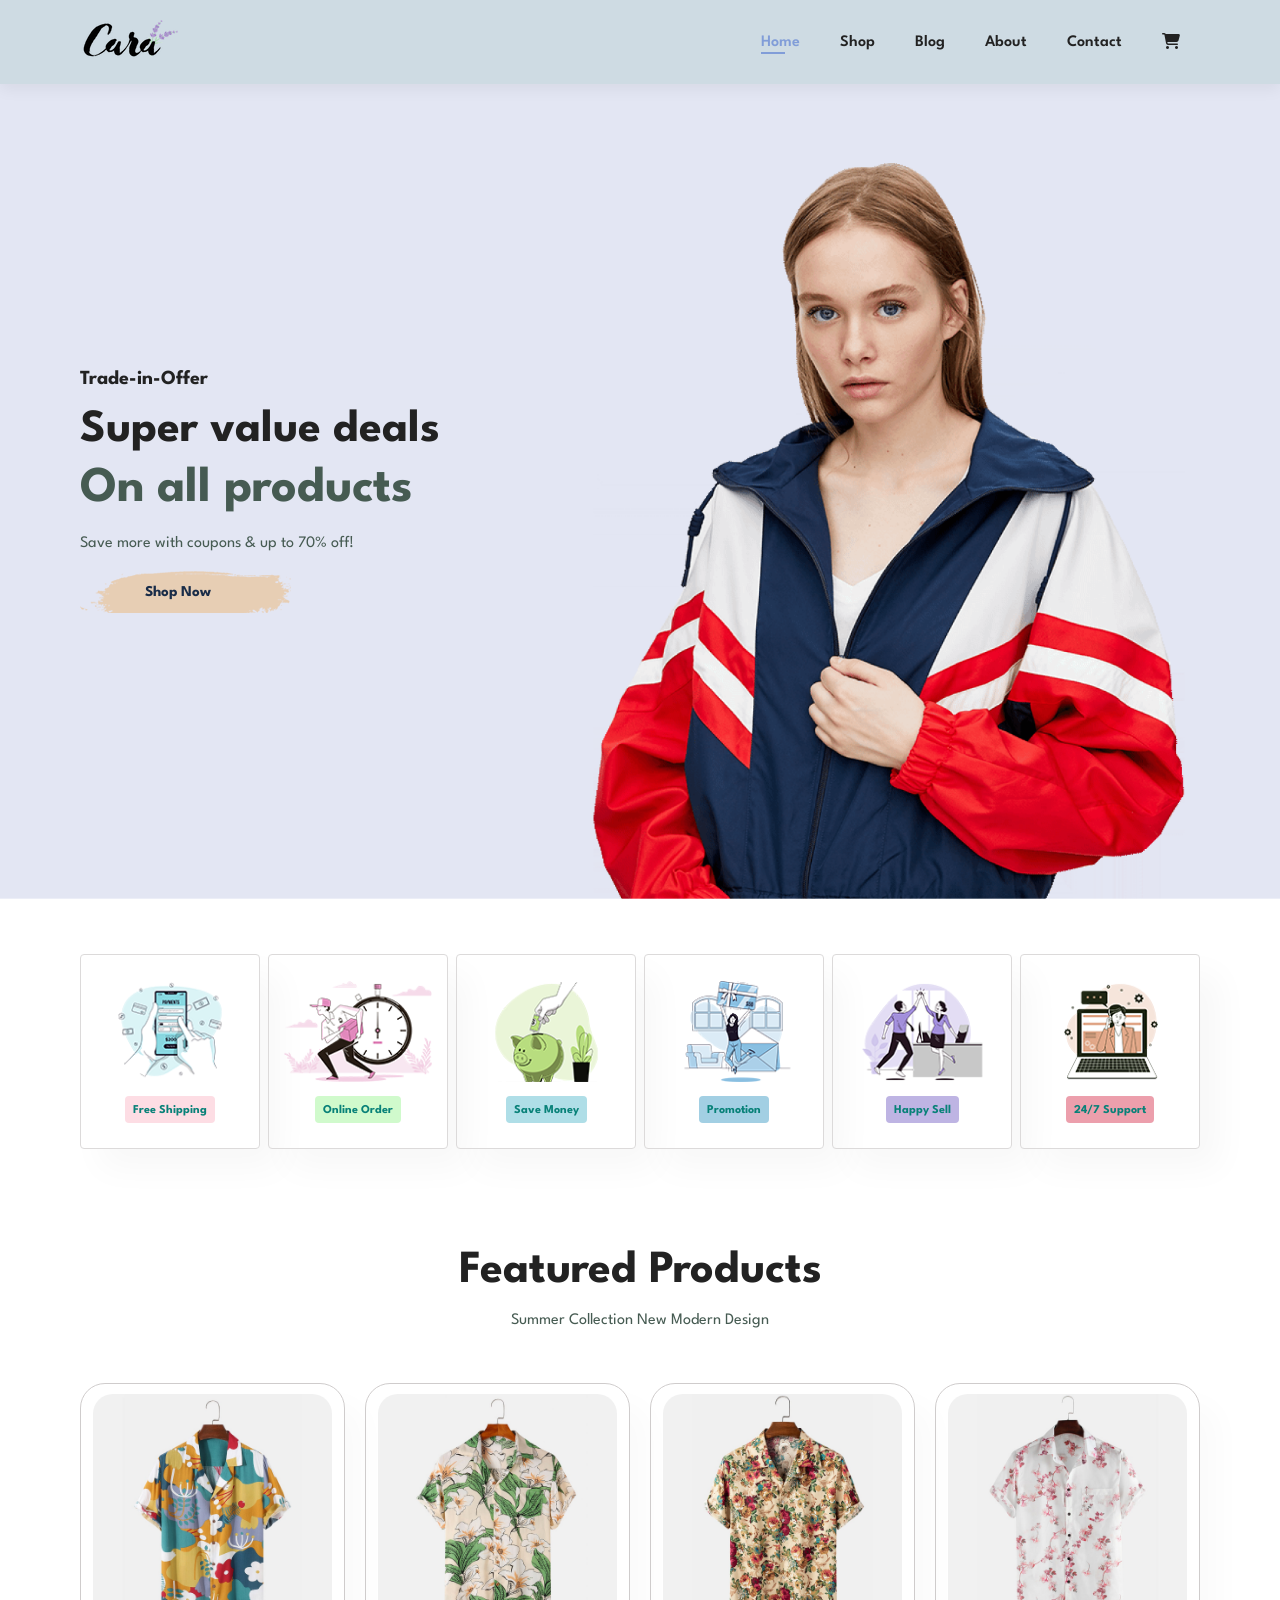
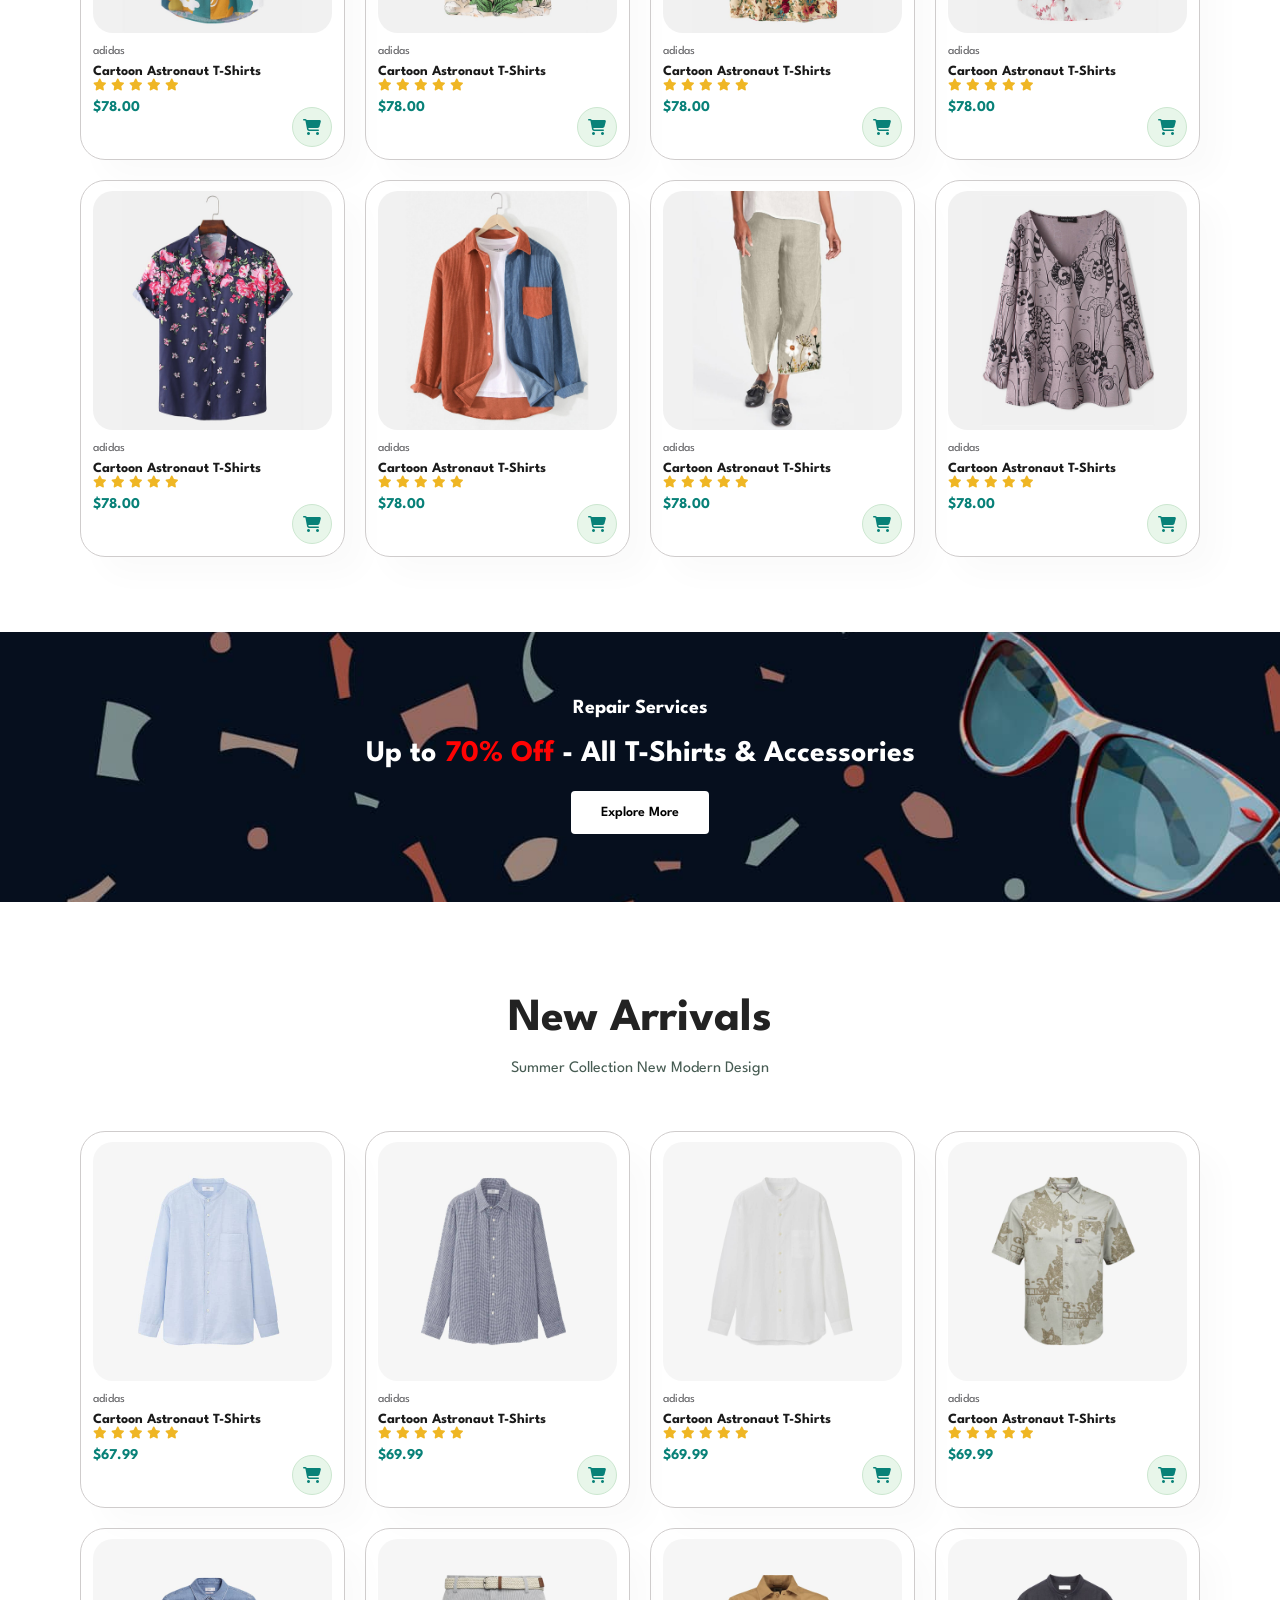
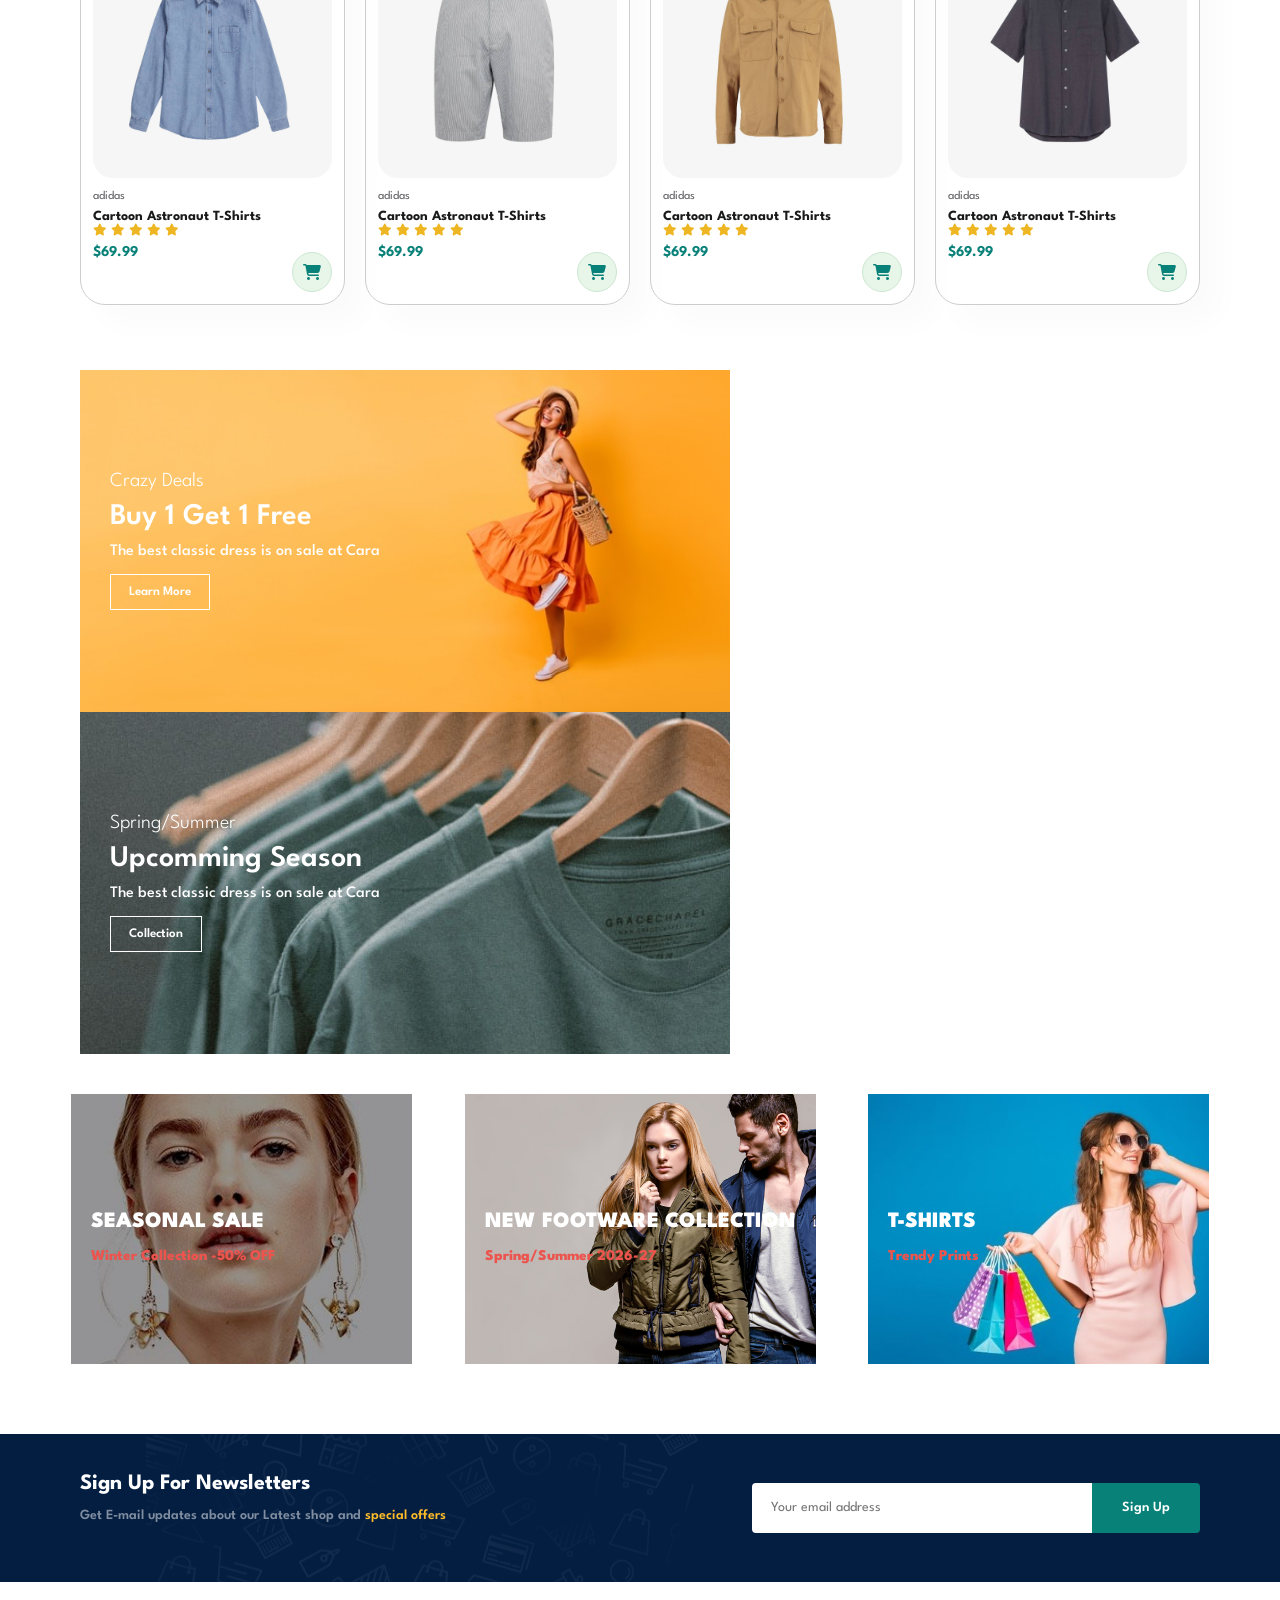
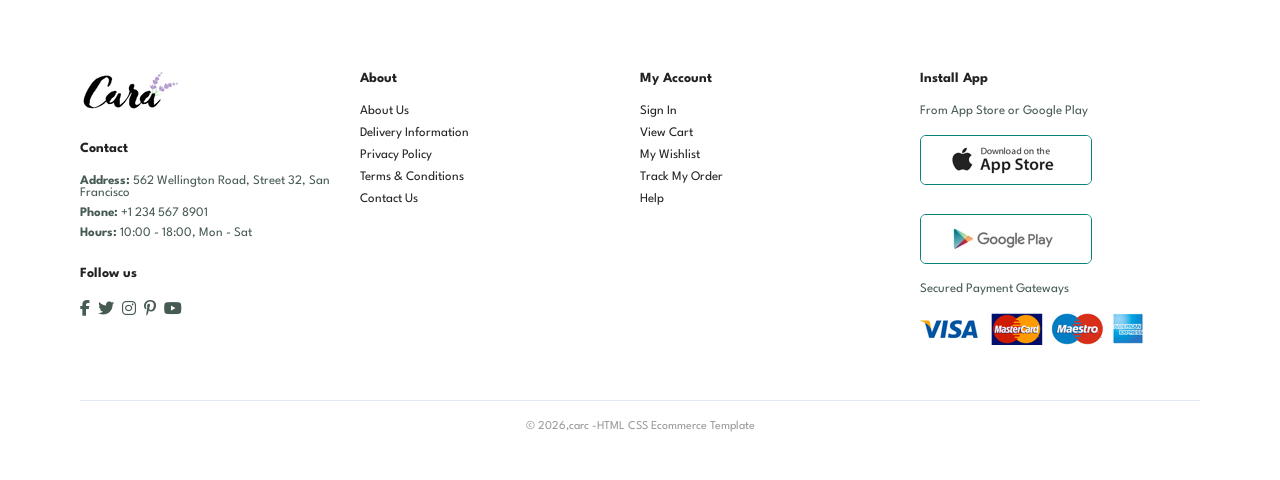
<file: index.html>
<!DOCTYPE html>
<html lang="en">

    <head>
        <meta charset="UTF-8">
        <meta http-equiv="X-UA-Compatible" content="IE=edge">
        <meta name="viewport" content="width=device-width, initial-scale=1.0">
        <title> Ecommerce Tutorial</title>
        <link rel="stylesheet" href="https://cdnjs.cloudflare.com/ajax/libs/font-awesome/6.4.2/css/all.min.css" />

        <link rel="stylesheet" href="style.css">
    </head>

    <body>    
            <section id="header">
                <a href="#"><img src="img/logo.png" class="logo" alt=""></a>
                 

                <div>
                    <ul id="navbar">
                        <li><a class="active" href="index.html">Home</a></li>
                        <li><a href="shop.html">Shop</a></li>
                        <li><a href="blog.html">Blog</a></li>
                        <li><a href="about.html">About</a></li>
                        <li><a href="contact.html">Contact</a></li>
                        <li id="lg-bag"><a href="cart.html"><i class="fas fa-shopping-cart"></i></a></li>
                        <a href="#" id="close"><i class="far fa-times"></i></a>
                    </ul>
                </div>    
                <div id="mobile">
                <a href="cart.html"><i class="fas fa-shopping-cart"></i></a>
                <i id="bar" class="fas fa-outdent"></i>
                </div>
            </section>

            <section id="hero">
                <h4>Trade-in-Offer</h4>
                <h2>Super value deals</h2>
                <h1>On all products</h1>
                <p>Save more with coupons & up to 70% off!</p>
                <button>Shop Now</button> 
            </section>

            <section id="feature" class="section-p1">
                <div class="fe-box">
                    <img src="img/features/f1.png" alt="">
                    <h6>Free Shipping</h6>
                </div>
                <div class="fe-box">
                    <img src="img/features/f2.png" alt="">
                    <h6>Online Order</h6>
                </div>
                <div class="fe-box">
                    <img src="img/features/f3.png" alt="">
                    <h6>Save Money</h6>
                </div>
                <div class="fe-box">
                    <img src="img/features/f4.png" alt="">
                    <h6>Promotion</h6>
                </div>
                <div class="fe-box">
                    <img src="img/features/f5.png" alt="">
                    <h6>Happy Sell</h6>
                </div>
                <div class="fe-box">
                    <img src="img/features/f6.png" alt="">
                    <h6>24/7 Support</h6>
                </div>
            </section>

            <section id="product1" class="section-p1">
                <h2>Featured Products</h2>
                <p>Summer Collection New Modern Design</p>
                <div class="pro-container">
                    <div class="pro">
                        <img src="img/products/f1.jpg" alt="">
                        <div class="des">
                            <span>adidas</span>
                            <h5>Cartoon Astronaut T-Shirts</h5>
                            <div class="star">
                                <i class="fas fa-star"></i>
                                <i class="fas fa-star"></i>
                                <i class="fas fa-star"></i>
                                <i class="fas fa-star"></i>
                                <i class="fas fa-star"></i>
                            </div>
                            <h4>$78.00</h4>
                        </div>
                        <a class="cart" href="#"><i class="fas fa-shopping-cart"></i></a>
                    </div>

                    <div class="pro">
                        <img src="img/products/f2.jpg" alt="">
                        <div class="des">
                            <span>adidas</span>
                            <h5>Cartoon Astronaut T-Shirts</h5>
                            <div class="star">
                                <i class="fas fa-star"></i>
                                <i class="fas fa-star"></i>
                                <i class="fas fa-star"></i>
                                <i class="fas fa-star"></i>
                                <i class="fas fa-star"></i>
                            </div>
                            <h4>$78.00</h4>
                        </div>
                        <a class="cart" href="#"><i class="fas fa-shopping-cart"></i></a>
                    </div>

                    <div class="pro">
                        <img src="img/products/f3.jpg" alt="">
                        <div class="des">
                            <span>adidas</span>
                            <h5>Cartoon Astronaut T-Shirts</h5>
                            <div class="star">
                                <i class="fas fa-star"></i>
                                <i class="fas fa-star"></i>
                                <i class="fas fa-star"></i>
                                <i class="fas fa-star"></i>
                                <i class="fas fa-star"></i>
                            </div>
                            <h4>$78.00</h4>
                        </div>
                        <a class="cart" href="#"><i class="fas fa-shopping-cart"></i></a>
                    </div>

                    <div class="pro">
                        <img src="img/products/f4.jpg" alt="">
                        <div class="des">
                            <span>adidas</span>
                            <h5>Cartoon Astronaut T-Shirts</h5>
                            <div class="star">
                                <i class="fas fa-star"></i>
                                <i class="fas fa-star"></i>
                                <i class="fas fa-star"></i>
                                <i class="fas fa-star"></i>
                                <i class="fas fa-star"></i>
                            </div>
                            <h4>$78.00</h4>
                        </div>
                        <a class="cart" href="#"><i class="fas fa-shopping-cart"></i></a>
                    </div>

                    <div class="pro">
                        <img src="img/products/f5.jpg" alt="">
                        <div class="des">
                            <span>adidas</span>
                            <h5>Cartoon Astronaut T-Shirts</h5>
                            <div class="star">
                                <i class="fas fa-star"></i>
                                <i class="fas fa-star"></i>
                                <i class="fas fa-star"></i>
                                <i class="fas fa-star"></i>
                                <i class="fas fa-star"></i>
                            </div>
                            <h4>$78.00</h4>
                        </div>
                        <a class="cart" href="#"><i class="fas fa-shopping-cart"></i></a>
                    </div>

                    <div class="pro">
                        <img src="img/products/f6.jpg" alt="">
                        <div class="des">
                            <span>adidas</span>
                            <h5>Cartoon Astronaut T-Shirts</h5>
                            <div class="star">
                                <i class="fas fa-star"></i>
                                <i class="fas fa-star"></i>
                                <i class="fas fa-star"></i>
                                <i class="fas fa-star"></i>
                                <i class="fas fa-star"></i>
                            </div>
                            <h4>$78.00</h4>
                        </div>
                        <a class="cart" href="#"><i class="fas fa-shopping-cart"></i></a>
                    </div>

                    <div class="pro">
                        <img src="img/products/f7.jpg" alt="">
                        <div class="des">
                            <span>adidas</span>
                            <h5>Cartoon Astronaut T-Shirts</h5>
                            <div class="star">
                                <i class="fas fa-star"></i>
                                <i class="fas fa-star"></i>
                                <i class="fas fa-star"></i>
                                <i class="fas fa-star"></i>
                                <i class="fas fa-star"></i>
                            </div>
                            <h4>$78.00</h4>
                        </div>
                        <a class="cart" href="#"><i class="fas fa-shopping-cart"></i></a>
                    </div>

                    <div class="pro">
                        <img src="img/products/f8.jpg" alt="">
                        <div class="des">
                            <span>adidas</span>
                            <h5>Cartoon Astronaut T-Shirts</h5>
                            <div class="star">
                                <i class="fas fa-star"></i>
                                <i class="fas fa-star"></i>
                                <i class="fas fa-star"></i>
                                <i class="fas fa-star"></i>
                                <i class="fas fa-star"></i>
                            </div>
                            <h4>$78.00</h4>
                        </div>
                        <a class="cart" href="#"><i class="fas fa-shopping-cart"></i></a>
                    </div>
                </div>
            </section>

            <section id="banner" class="section-m1">
                <h4>Repair Services</h4>
                <h2>Up to <span>70% Off</span> - All T-Shirts & Accessories</h2>
                <button class="normal">Explore More</button>
            </section>

            <section id="product1" class="section-p1">
                <h2>New Arrivals</h2>
                <p>Summer Collection New Modern Design</p>
                <div class="pro-container">
                    <div class="pro">
                        <img src="img/products/n1.jpg" alt="">
                        <div class="des">
                            <span>adidas</span>
                            <h5>Cartoon Astronaut T-Shirts</h5>
                            <div class="star">
                                <i class="fas fa-star"></i>
                                <i class="fas fa-star"></i>
                                <i class="fas fa-star"></i>
                                <i class="fas fa-star"></i>
                                <i class="fas fa-star"></i>
                            </div>
                            <h4>$67.99</h4>
                        </div>
                        <a class="cart" href="#"><i class="fas fa-shopping-cart"></i></a>
                    </div>

                    <div class="pro">
                        <img src="img/products/n2.jpg" alt="">
                        <div class="des">
                            <span>adidas</span>
                            <h5>Cartoon Astronaut T-Shirts</h5>
                            <div class="star">
                                <i class="fas fa-star"></i>
                                <i class="fas fa-star"></i>
                                <i class="fas fa-star"></i>
                                <i class="fas fa-star"></i>
                                <i class="fas fa-star"></i>
                            </div>
                            <h4>$69.99</h4>
                        </div>
                        <a class="cart" href="#"><i class="fas fa-shopping-cart"></i></a>
                    </div>

                    <div class="pro">
                        <img src="img/products/n3.jpg" alt="">
                        <div class="des">
                            <span>adidas</span>
                            <h5>Cartoon Astronaut T-Shirts</h5>
                            <div class="star">
                                <i class="fas fa-star"></i>
                                <i class="fas fa-star"></i>
                                <i class="fas fa-star"></i>
                                <i class="fas fa-star"></i>
                                <i class="fas fa-star"></i>
                            </div>
                            <h4>$69.99</h4>
                        </div>
                        <a class="cart" href="#"><i class="fas fa-shopping-cart"></i></a>
                    </div>

                    <div class="pro">
                        <img src="img/products/n4.jpg" alt="">
                        <div class="des">
                            <span>adidas</span>
                            <h5>Cartoon Astronaut T-Shirts</h5>
                            <div class="star">
                                <i class="fas fa-star"></i>
                                <i class="fas fa-star"></i>
                                <i class="fas fa-star"></i>
                                <i class="fas fa-star"></i>
                                <i class="fas fa-star"></i>
                            </div>
                            <h4>$69.99</h4>
                        </div>
                        <a class="cart" href="#"><i class="fas fa-shopping-cart"></i></a>
                    </div>

                    <div class="pro">
                        <img src="img/products/n5.jpg" alt="">
                        <div class="des">
                            <span>adidas</span>
                            <h5>Cartoon Astronaut T-Shirts</h5>
                            <div class="star">
                                <i class="fas fa-star"></i>
                                <i class="fas fa-star"></i>
                                <i class="fas fa-star"></i>
                                <i class="fas fa-star"></i>
                                <i class="fas fa-star"></i>
                            </div>
                            <h4>$69.99</h4>
                        </div>
                        <a class="cart" href="#"><i class="fas fa-shopping-cart"></i></a>
                    </div>

                    <div class="pro">
                        <img src="img/products/n6.jpg" alt="">
                        <div class="des">
                            <span>adidas</span>
                            <h5>Cartoon Astronaut T-Shirts</h5>
                            <div class="star">
                                <i class="fas fa-star"></i>
                                <i class="fas fa-star"></i>
                                <i class="fas fa-star"></i>
                                <i class="fas fa-star"></i>
                                <i class="fas fa-star"></i>
                            </div>
                            <h4>$69.99</h4>
                        </div>
                        <a class="cart" href="#"><i class="fas fa-shopping-cart"></i></a>
                    </div>

                    <div class="pro">
                        <img src="img/products/n7.jpg" alt="">
                        <div class="des">
                            <span>adidas</span>
                            <h5>Cartoon Astronaut T-Shirts</h5>
                            <div class="star">
                                <i class="fas fa-star"></i>
                                <i class="fas fa-star"></i>
                                <i class="fas fa-star"></i>
                                <i class="fas fa-star"></i>
                                <i class="fas fa-star"></i>
                            </div>
                            <h4>$69.99</h4>
                        </div>
                        <a class="cart" href="#"><i class="fas fa-shopping-cart"></i></a>
                    </div>

                    <div class="pro">
                        <img src="img/products/n8.jpg" alt="">
                        <div class="des">
                            <span>adidas</span>
                            <h5>Cartoon Astronaut T-Shirts</h5>
                            <div class="star">
                                <i class="fas fa-star"></i>
                                <i class="fas fa-star"></i>
                                <i class="fas fa-star"></i>
                                <i class="fas fa-star"></i>
                                <i class="fas fa-star"></i>
                            </div>
                            <h4>$69.99</h4>
                        </div>
                        <a class="cart" href="#"><i class="fas fa-shopping-cart"></i></a>
                    </div>
                </div>
            </section>

            <section id="sm-banner" class="section-p1">
                <div class="banner-box">
                    <h4>Crazy Deals</h4>
                    <h2>Buy 1 Get 1 Free</h2>
                    <span>The best classic dress is on sale at Cara</span>
                    <button class="white">Learn More</button>
                </div>

                <div class="banner-box banner-box2">
                    <h4>Spring/Summer</h4>
                    <h2>Upcomming Season</h2>
                    <span>The best classic dress is on sale at Cara</span>
                    <button class="white">Collection</button>
                </div>
            </section>

            <section id="banner3">
                <div class="banner-box">
                    <h2>SEASONAL SALE</h2>
                    <h3>Winter Collection -50% OFF</h3>
                </div>
                <div class="banner-box banner-box2">
                    <h2>NEW FOOTWARE COLLECTION</h2>
                    <h3>Spring/Summer 2026-27</h3>
                </div>
                <div class="banner-box banner-box3">
                    <h2>T-SHIRTS</h2>
                    <h3>Trendy Prints</h3>
                </div>
            </section>

            <section id="newsletter" class="section-p1 section-m1">
                <div class="newstext">
                    <h4>Sign Up For Newsletters</h4>
                    <p>Get E-mail updates about our Latest shop and <span>special offers</span></p>
                </div>
                <div class="form">
                    <input type="text" placeholder="Your email address">
                    <button class="normal">Sign Up</button>
                </div>
            </section>

            <footer id="footer" class="section-p1">
                <div class="col">
                    <img class="logo" src="img/logo.png" alt="">
                    <h4>Contact</h4>
                    <p><strong>Address: </strong>562 Wellington Road, Street 32, San Francisco</p>
                    <p><strong>Phone: </strong> +1 234 567 8901</p>
                    <p><strong>Hours: </strong> 10:00 - 18:00, Mon - Sat</p>
                    <div class="follow">
                        <h4>Follow us</h4>
                        <div class="icon">
                            <i class="fab fa-facebook-f"></i>
                            <i class="fab fa-twitter"></i>
                            <i class="fab fa-instagram"></i>
                            <i class="fab fa-pinterest-p"></i>
                            <i class="fab fa-youtube"></i>
                        </div>
                    </div>
                </div>

                <div class="col">
                    <h4>About</h4>
                    <a href="#">About Us</a>
                    <a href="#">Delivery Information</a>
                    <a href="#">Privacy Policy</a>
                    <a href="#">Terms & Conditions</a>
                    <a href="#">Contact Us</a>
                </div>

                <div class="col">
                    <h4>My Account</h4>
                    <a href="#">Sign In</a>
                    <a href="#">View Cart</a>
                    <a href="#">My Wishlist</a>
                    <a href="#">Track My Order</a>
                    <a href="#">Help</a>
                </div>

                <div class="col install">
                    <h4>Install App</h4>
                    <p>From App Store or Google Play</p>
                    <div class="row">
                        <img src="img/pay/app.jpg" alt="">
                        <img src="img/pay/play.jpg" alt="">
                    </div>
                    <p>Secured Payment Gateways</p>
                    <img src="img/pay/pay.png" alt="">
                </div>

                <div class="copyright">
                    <p>&copy; 2026,carc -HTML CSS Ecommerce Template</p>
                </div>

            </footer>




        <script src="script.js"></script>
    </body>

</html>
</file>
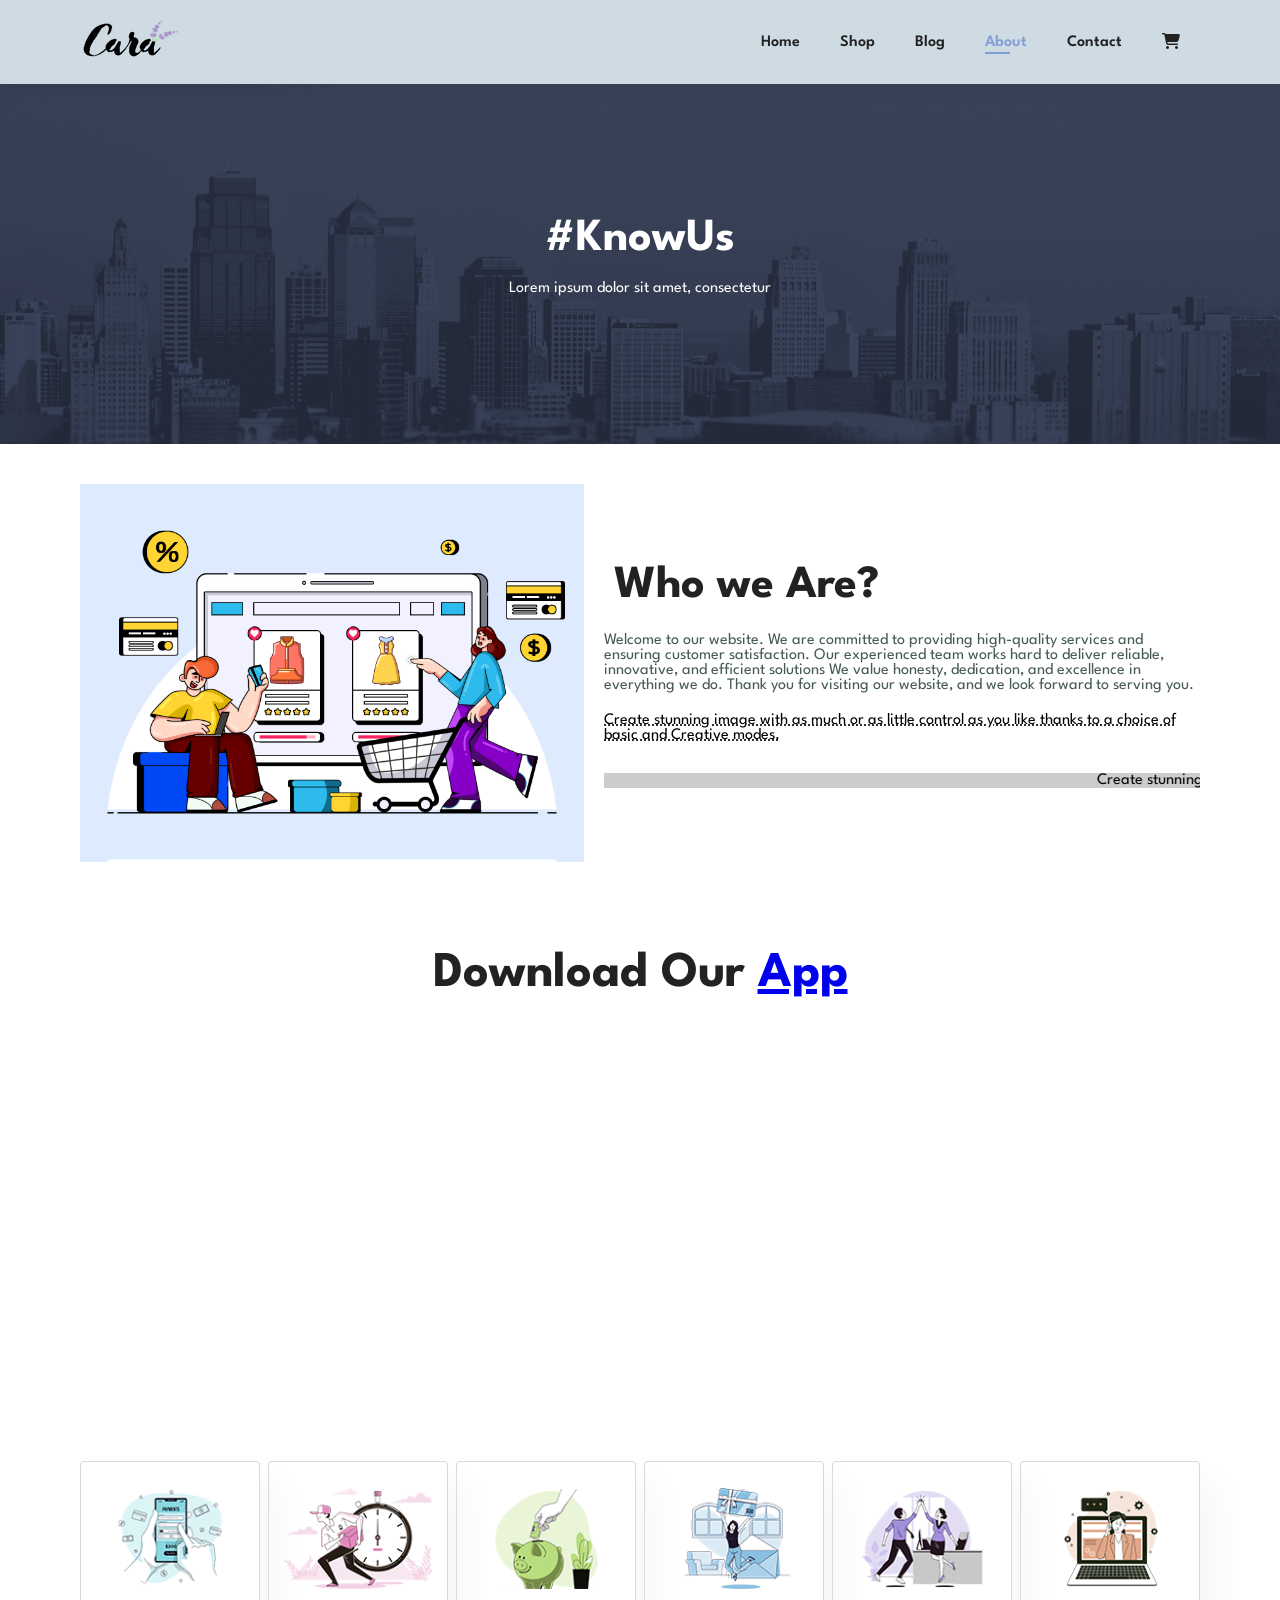
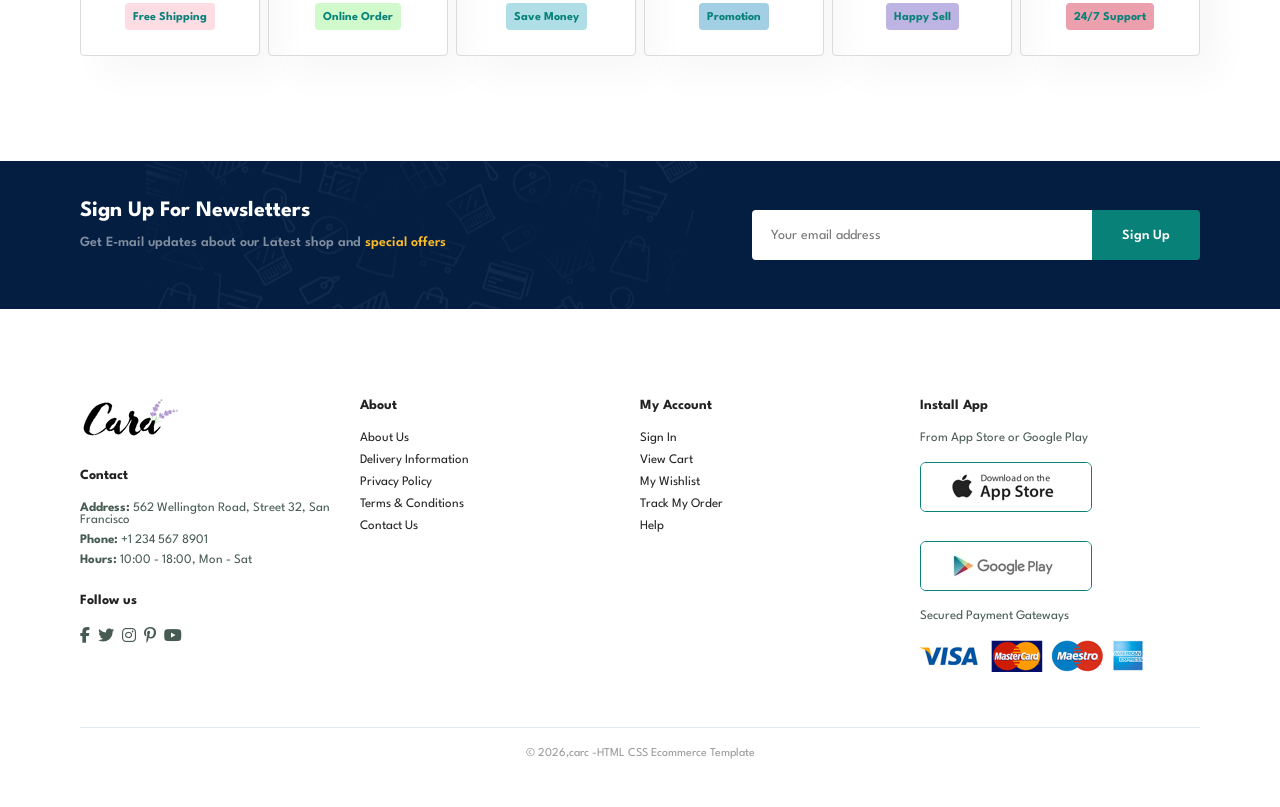
<file: about.html>
<!DOCTYPE html>
<html lang="en">

    <head>
        <meta charset="UTF-8">
        <meta http-equiv="X-UA-Compatible" content="IE=edge">
        <meta name="viewport" content="width=device-width, initial-scale=1.0">
        <title> Ecommerce Tutorial</title>
        <link rel="stylesheet" href="https://cdnjs.cloudflare.com/ajax/libs/font-awesome/6.4.2/css/all.min.css" />

        <link rel="stylesheet" href="style.css">
    </head>

    <body>    
            <section id="header">
                <a href="#"><img src="img/logo.png" class="logo" alt=""></a>
                 

                <div>
                    <ul id="navbar">
                        <li><a href="index.html">Home</a></li>
                        <li><a href="shop.html">Shop</a></li>
                        <li><a href="blog.html">Blog</a></li>
                        <li><a class="active" href="about.html">About</a></li>
                        <li><a href="contact.html">Contact</a></li>
                        <li id="lg-bag"><a href="cart.html"><i class="fas fa-shopping-cart"></i></a></li>
                        <a href="#" id="close"><i class="far fa-times"></i></a>
                    </ul>
                </div>    
                <div id="mobile">
                <a href="cart.html"><i class="fas fa-shopping-cart"></i></a>
                <i id="bar" class="fas fa-outdent"></i>
                </div>
            </section>

            <section id="page-header" class="about-header">
                <h2>#KnowUs</h2>
                <p>Lorem ipsum dolor sit amet, consectetur</p>
            </section> 

            <section id="about-head" class="section-p1">
                <img src="img/about/a6.jpg" alt="">
                <div>
                    <h2>Who we Are?</h2>
                    <p>Welcome to our website. We are committed to providing high-quality
                        services and ensuring customer satisfaction. Our experienced team
                        works hard to deliver reliable, innovative, and efficient solutions
                        We value honesty, dedication, and excellence in everything we do.
                        Thank you for visiting our website, and we look forward to serving
                        you.
                    </p>
                    <abbr title="">Create stunning image with as much or as little
                        control as you like thanks to a choice of basic and Creative
                        modes.
                    </abbr>

                    <br><br>

                    <marquee bgcolor="#ccc" loop="-1" scrollamount="5" width="100%">
                        Create stunning image with as much or as little
                        control as you like thanks to a choice of basic and Creative
                        modes.
                    </marquee>
                </div>
            </section>

            <section id="about-app" class="section-p1">
                <h1>Download Our <a href="#">App</a></h1>
                <div class=video>
                    <video autoplay muted loop src="img/about/1.mp4"></video>
                </div>
            </section>

            <section id="feature" class="section-p1">
                <div class="fe-box">
                    <img src="img/features/f1.png" alt="">
                    <h6>Free Shipping</h6>
                </div>
                <div class="fe-box">
                    <img src="img/features/f2.png" alt="">
                    <h6>Online Order</h6>
                </div>
                <div class="fe-box">
                    <img src="img/features/f3.png" alt="">
                    <h6>Save Money</h6>
                </div>
                <div class="fe-box">
                    <img src="img/features/f4.png" alt="">
                    <h6>Promotion</h6>
                </div>
                <div class="fe-box">
                    <img src="img/features/f5.png" alt="">
                    <h6>Happy Sell</h6>
                </div>
                <div class="fe-box">
                    <img src="img/features/f6.png" alt="">
                    <h6>24/7 Support</h6>
                </div>
            </section>

            <section id="newsletter" class="section-p1 section-m1">
                <div class="newstext">
                    <h4>Sign Up For Newsletters</h4>
                    <p>Get E-mail updates about our Latest shop and <span>special offers</span></p>
                </div>
                <div class="form">
                    <input type="text" placeholder="Your email address">
                    <button class="normal">Sign Up</button>
                </div>
            </section>

            <footer id="footer" class="section-p1">
                <div class="col">
                    <img class="logo" src="img/logo.png" alt="">
                    <h4>Contact</h4>
                    <p><strong>Address: </strong>562 Wellington Road, Street 32, San Francisco</p>
                    <p><strong>Phone: </strong> +1 234 567 8901</p>
                    <p><strong>Hours: </strong> 10:00 - 18:00, Mon - Sat</p>
                    <div class="follow">
                        <h4>Follow us</h4>
                        <div class="icon">
                            <i class="fab fa-facebook-f"></i>
                            <i class="fab fa-twitter"></i>
                            <i class="fab fa-instagram"></i>
                            <i class="fab fa-pinterest-p"></i>
                            <i class="fab fa-youtube"></i>
                        </div>
                    </div>
                </div>

                <div class="col">
                    <h4>About</h4>
                    <a href="#">About Us</a>
                    <a href="#">Delivery Information</a>
                    <a href="#">Privacy Policy</a>
                    <a href="#">Terms & Conditions</a>
                    <a href="#">Contact Us</a>
                </div>

                <div class="col">
                    <h4>My Account</h4>
                    <a href="#">Sign In</a>
                    <a href="#">View Cart</a>
                    <a href="#">My Wishlist</a>
                    <a href="#">Track My Order</a>
                    <a href="#">Help</a>
                </div>

                <div class="col install">
                    <h4>Install App</h4>
                    <p>From App Store or Google Play</p>
                    <div class="row">
                        <img src="img/pay/app.jpg" alt="">
                        <img src="img/pay/play.jpg" alt="">
                    </div>
                    <p>Secured Payment Gateways</p>
                    <img src="img/pay/pay.png" alt="">
                </div>

                <div class="copyright">
                    <p>&copy; 2026,carc -HTML CSS Ecommerce Template</p>
                </div>

            </footer>

        <script src="script.js"></script>
    </body>

</html>
</file>
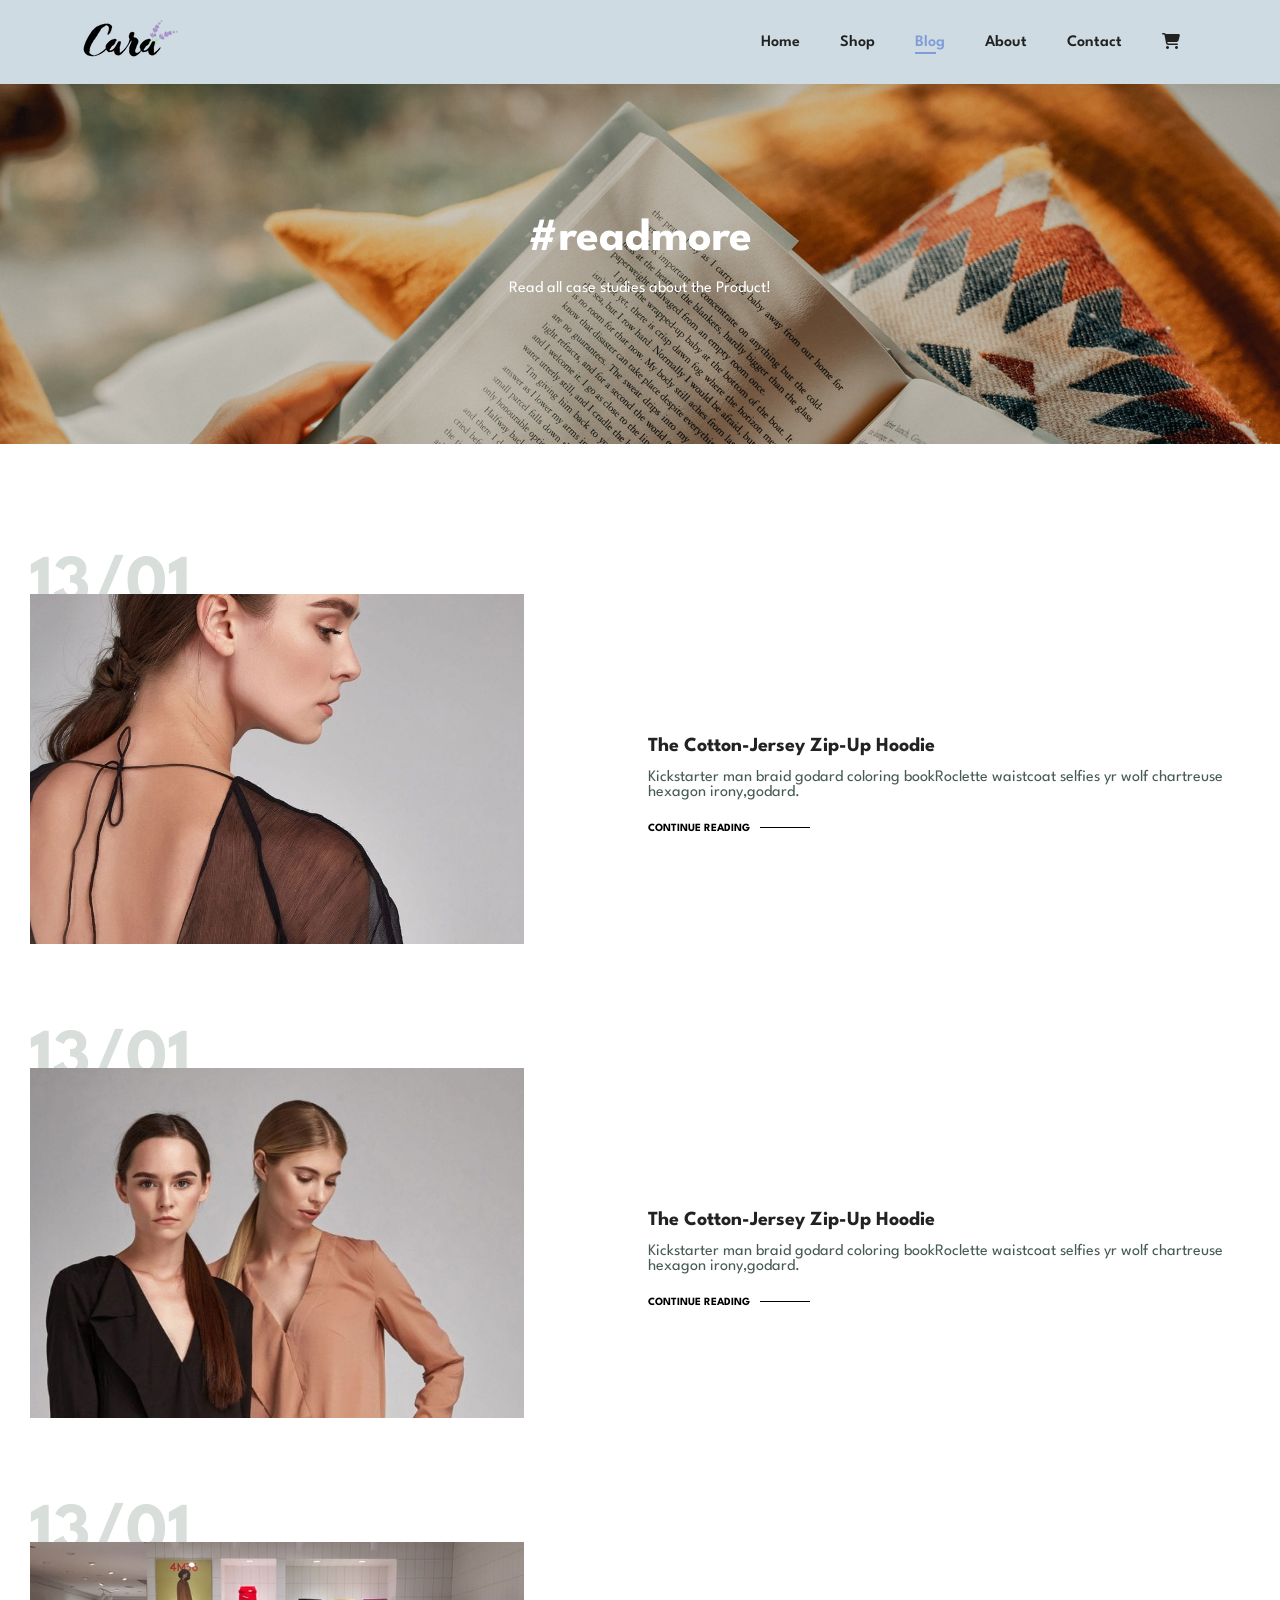
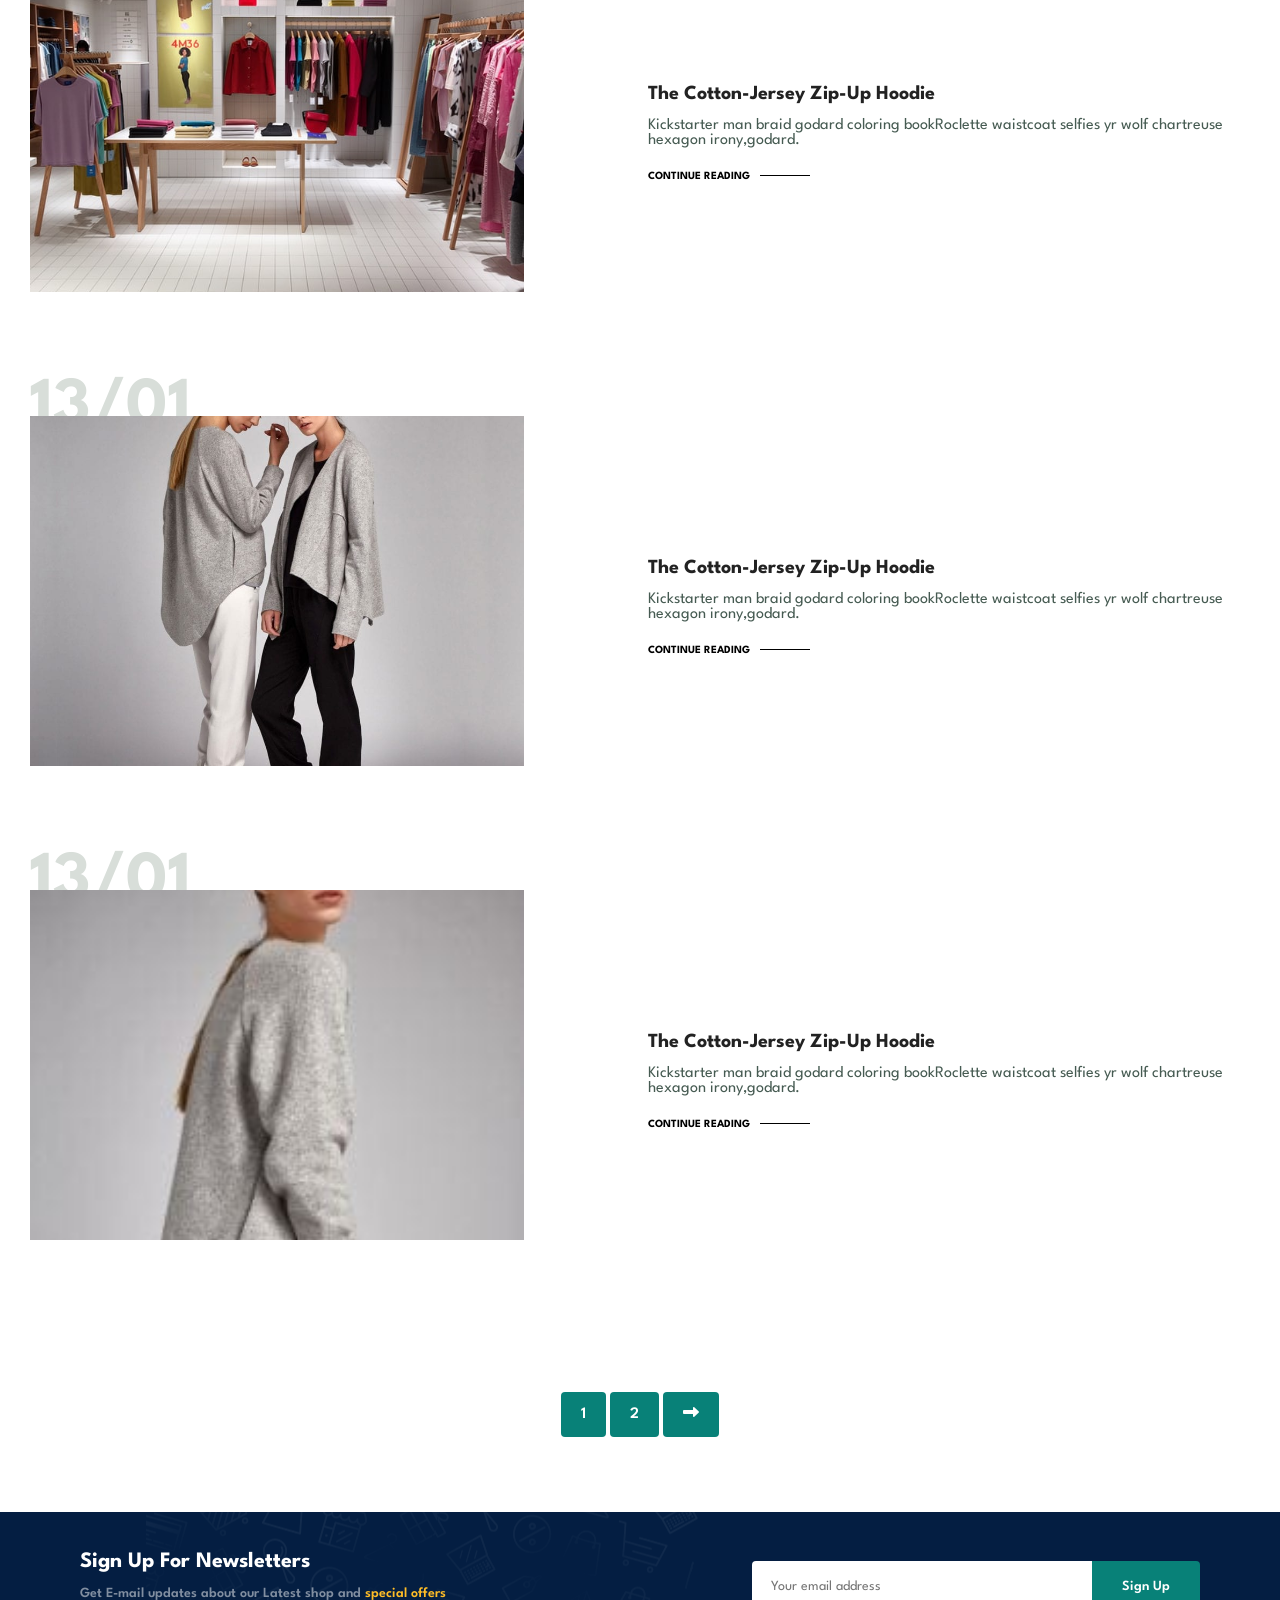
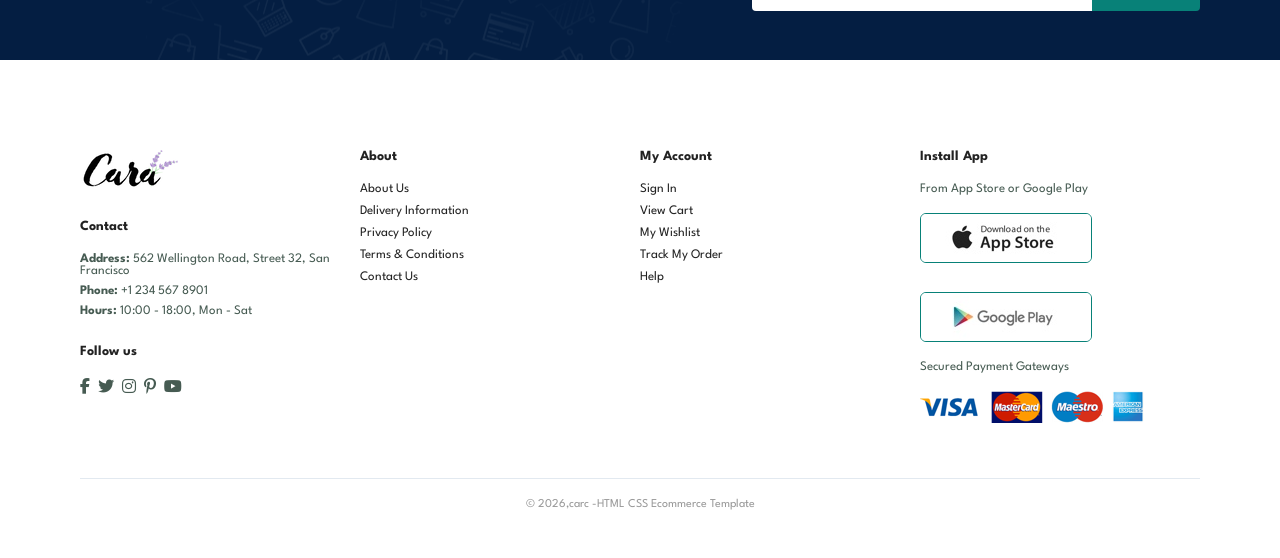
<file: blog.html>
<!DOCTYPE html>
<html lang="en">

    <head>
        <meta charset="UTF-8">
        <meta http-equiv="X-UA-Compatible" content="IE=edge">
        <meta name="viewport" content="width=device-width, initial-scale=1.0">
        <title> Ecommerce Tutorial</title>
        <link rel="stylesheet" href="https://cdnjs.cloudflare.com/ajax/libs/font-awesome/6.4.2/css/all.min.css" />

        <link rel="stylesheet" href="style.css">
    </head>

    <body>    
             <section id="header">
                <a href="#"><img src="img/logo.png" class="logo" alt=""></a>
                 

                <div>
                    <ul id="navbar">
                        <li><a href="index.html">Home</a></li>
                        <li><a href="shop.html">Shop</a></li>
                        <li><a class="active" href="blog.html">Blog</a></li>
                        <li><a href="about.html">About</a></li>
                        <li><a href="contact.html">Contact</a></li>
                        <li id="lg-bag"><a href="cart.html"><i class="fas fa-shopping-cart"></i></a></li>
                        <a href="#" id="close"><i class="far fa-times"></i></a>
                    </ul>
                </div>    
                <div id="mobile">
                <a href="cart.html"><i class="fas fa-shopping-cart"></i></a>
                <i id="bar" class="fas fa-outdent"></i>
                </div>
            </section>

            <section id="page-header" class="blog-header">
                <h2>#readmore</h2>
                <p>Read all case studies about the Product!</p>
            </section>

            <section id="blog">
                <div class="blog-box">
                    <div class="blog-img">
                        <img src="img/blog/b1.jpg" alt="">
                    </div>
                    <div class="blog-details">
                      <h4>The Cotton-Jersey Zip-Up Hoodie</h4>
                      <p>Kickstarter man braid godard coloring bookRoclette waistcoat selfies
                        yr wolf chartreuse hexagon irony,godard.</p>
                      <a href="#">CONTINUE READING</a>
                    </div>
                    <h1>13/01</h1>
                </div>
                 <div class="blog-box">
                    <div class="blog-img">
                        <img src="img/blog/b2.jpg" alt="">
                    </div>
                    <div class="blog-details">
                      <h4>The Cotton-Jersey Zip-Up Hoodie</h4>
                      <p>Kickstarter man braid godard coloring bookRoclette waistcoat selfies
                        yr wolf chartreuse hexagon irony,godard.</p>
                      <a href="#">CONTINUE READING</a>
                    </div>
                    <h1>13/01</h1>
                </div>
                 <div class="blog-box">
                    <div class="blog-img">
                        <img src="img/blog/b3.jpg" alt="">
                    </div>
                    <div class="blog-details">
                      <h4>The Cotton-Jersey Zip-Up Hoodie</h4>
                      <p>Kickstarter man braid godard coloring bookRoclette waistcoat selfies
                        yr wolf chartreuse hexagon irony,godard.</p>
                      <a href="#">CONTINUE READING</a>
                    </div>
                    <h1>13/01</h1>
                </div>
                 <div class="blog-box">
                    <div class="blog-img">
                        <img src="img/blog/b4.jpg" alt="">
                    </div>
                    <div class="blog-details">
                      <h4>The Cotton-Jersey Zip-Up Hoodie</h4>
                      <p>Kickstarter man braid godard coloring bookRoclette waistcoat selfies
                        yr wolf chartreuse hexagon irony,godard.</p>
                      <a href="#">CONTINUE READING</a>
                    </div>
                    <h1>13/01</h1>
                </div>
                 <div class="blog-box">
                    <div class="blog-img">
                        <img src="img/blog/b5.jpg" alt="">
                    </div>
                    <div class="blog-details">
                      <h4>The Cotton-Jersey Zip-Up Hoodie</h4>
                      <p>Kickstarter man braid godard coloring bookRoclette waistcoat selfies
                        yr wolf chartreuse hexagon irony,godard.</p>
                      <a href="#">CONTINUE READING</a>
                    </div>
                    <h1>13/01</h1>
                </div>
            </section>


            <section id="pagination" class="section-p1">
                <a href="#">1</a>
                <a href="#">2</a>
                <a href="#"><i class="fas fa-long-arrow-alt-right"></i></a>
            </section>

            <section id="newsletter" class="section-p1 section-m1">
                <div class="newstext">
                    <h4>Sign Up For Newsletters</h4>
                    <p>Get E-mail updates about our Latest shop and <span>special offers</span></p>
                </div>
                <div class="form">
                    <input type="text" placeholder="Your email address">
                    <button class="normal">Sign Up</button>
                </div>
            </section>

            <footer id="footer" class="section-p1">
                <div class="col">
                    <img class="logo" src="img/logo.png" alt="">
                    <h4>Contact</h4>
                    <p><strong>Address: </strong>562 Wellington Road, Street 32, San Francisco</p>
                    <p><strong>Phone: </strong> +1 234 567 8901</p>
                    <p><strong>Hours: </strong> 10:00 - 18:00, Mon - Sat</p>
                    <div class="follow">
                        <h4>Follow us</h4>
                        <div class="icon">
                            <i class="fab fa-facebook-f"></i>
                            <i class="fab fa-twitter"></i>
                            <i class="fab fa-instagram"></i>
                            <i class="fab fa-pinterest-p"></i>
                            <i class="fab fa-youtube"></i>
                        </div>
                    </div>
                </div>

                <div class="col">
                    <h4>About</h4>
                    <a href="#">About Us</a>
                    <a href="#">Delivery Information</a>
                    <a href="#">Privacy Policy</a>
                    <a href="#">Terms & Conditions</a>
                    <a href="#">Contact Us</a>
                </div>

                <div class="col">
                    <h4>My Account</h4>
                    <a href="#">Sign In</a>
                    <a href="#">View Cart</a>
                    <a href="#">My Wishlist</a>
                    <a href="#">Track My Order</a>
                    <a href="#">Help</a>
                </div>

                <div class="col install">
                    <h4>Install App</h4>
                    <p>From App Store or Google Play</p>
                    <div class="row">
                        <img src="img/pay/app.jpg" alt="">
                        <img src="img/pay/play.jpg" alt="">
                    </div>
                    <p>Secured Payment Gateways</p>
                    <img src="img/pay/pay.png" alt="">
                </div>

                <div class="copyright">
                    <p>&copy; 2026,carc -HTML CSS Ecommerce Template</p>
                </div>

            </footer>

        <script src="script.js"></script>
    </body>

</html>
</file>
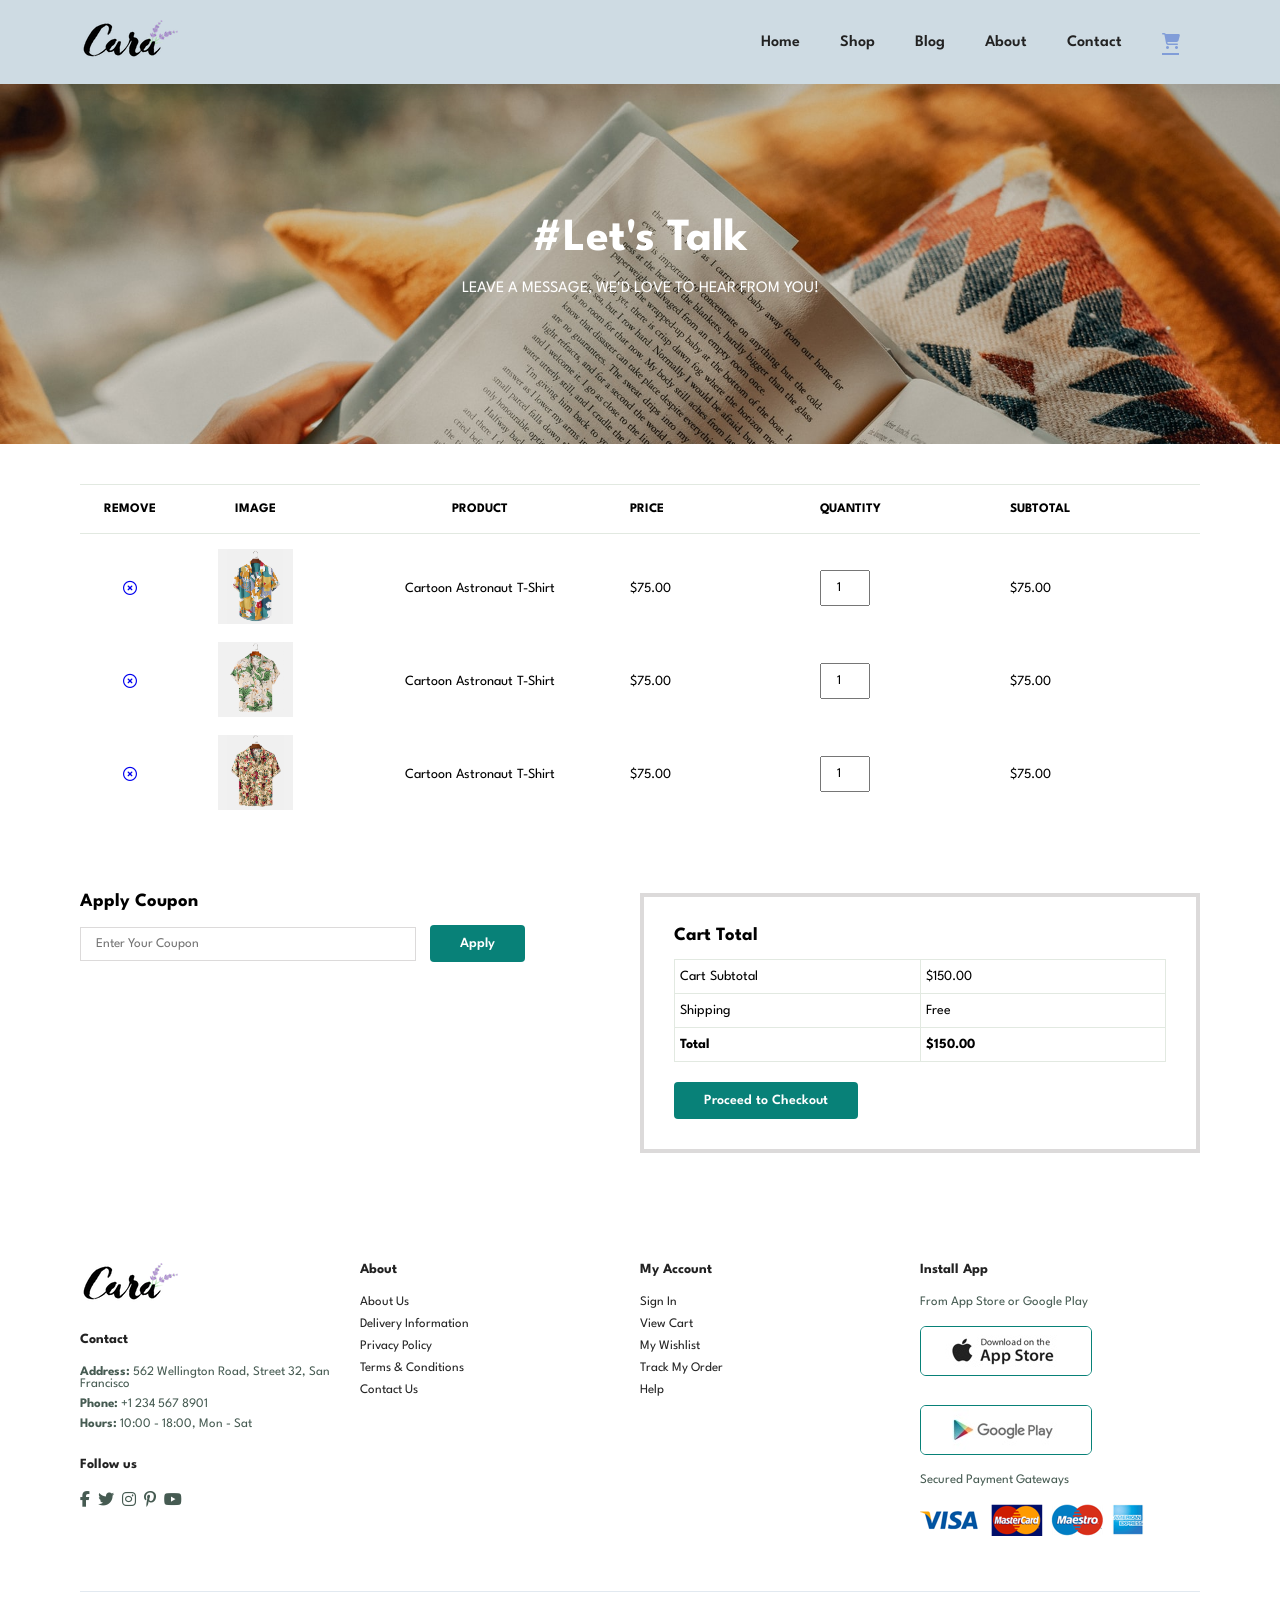
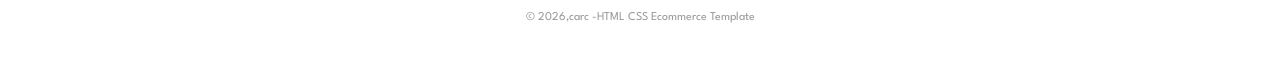
<file: cart.html>
<!DOCTYPE html>
<html lang="en">

    <head>
        <meta charset="UTF-8">
        <meta http-equiv="X-UA-Compatible" content="IE=edge">
        <meta name="viewport" content="width=device-width, initial-scale=1.0">
        <title> Ecommerce Tutorial</title>
        <link rel="stylesheet" href="https://cdnjs.cloudflare.com/ajax/libs/font-awesome/6.4.2/css/all.min.css" />

        <link rel="stylesheet" href="style.css">
    </head>

    <body>    
            <section id="header">
                <a href="#"><img src="img/logo.png" class="logo" alt=""></a>
                 

                <div>
                    <ul id="navbar">
                        <li><a href="index.html">Home</a></li>
                        <li><a href="shop.html">Shop</a></li>
                        <li><a href="blog.html">Blog</a></li>
                        <li><a href="about.html">About</a></li>
                        <li><a href="contact.html">Contact</a></li>
                        <li id="lg-bag"><a class="active" href="cart.html"><i class="fas fa-shopping-cart"></i></a></li>
                        <a href="#" id="close"><i class="far fa-times"></i></a>
                    </ul>
                </div>    
                <div id="mobile">
                <a href="cart.html"><i class="fas fa-shopping-cart"></i></a>
                <i id="bar" class="fas fa-outdent"></i>
                </div>
            </section>

            <section id="page-header" class="blog-header">
                <h2>#Let's Talk</h2>
                <p>LEAVE A MESSAGE, WE'D LOVE TO HEAR FROM YOU!</p>
            </section>

            <section id="cart" class="section-p1">
                <table width="100%">
                   <thead>
                    <tr>
                        <td>Remove</td>
                        <td>Image</td>
                        <td>Product</td>
                        <td>Price</td>
                        <td>Quantity</td>
                        <td>Subtotal</td>
                    </tr>
                   </thead>
                   <tbody>
                    <tr>
                        <td><a href="#"><i class="far fa-times-circle"></i></a></td>
                        <td><img src="img/products/f1.jpg" alt=""></td>
                        <td>Cartoon Astronaut T-Shirt</td>
                        <td>$75.00</td>
                        <td><input type="number" value="1"></td>
                        <td>$75.00</td>
                   </td>
                   <tr>
                        <td><a href="#"><i class="far fa-times-circle"></i></a></td>
                        <td><img src="img/products/f2.jpg" alt=""></td>
                        <td>Cartoon Astronaut T-Shirt</td>
                        <td>$75.00</td>
                        <td><input type="number" value="1"></td>
                        <td>$75.00</td>
                   </td>
                   <tr>
                        <td><a href="#"><i class="far fa-times-circle"></i></a></td>
                        <td><img src="img/products/f3.jpg" alt=""></td>
                        <td>Cartoon Astronaut T-Shirt</td>
                        <td>$75.00</td>
                        <td><input type="number" value="1"></td>
                        <td>$75.00</td>
                   </td>
                   </tbody>
                </table>
            </section>

            <section id="cart-add" class="section-p1">
                <div id="coupon">
                    <h3>Apply Coupon</h3>
                    <div>
                        <input type="text" placeholder="Enter Your Coupon">
                        <button class="normal">Apply</button>
                    </div>
                </div>

                <div id="subtotal">
                    <h3>Cart Total</h3>
                    <table>
                        <tr>
                            <td>Cart Subtotal</td>
                            <td>$150.00</td>
                        </tr>
                        <tr>
                            <td>Shipping</td>
                            <td>Free</td>
                        </tr>
                        <tr>
                            <td><strong>Total</strong></td>
                            <td><strong>$150.00</strong></td>
                        </tr>
                    </table>
                    <button class="normal">Proceed to Checkout</button>
                </div>
            </section>

            <footer id="footer" class="section-p1">
                <div class="col">
                    <img class="logo" src="img/logo.png" alt="">
                    <h4>Contact</h4>
                    <p><strong>Address: </strong>562 Wellington Road, Street 32, San Francisco</p>
                    <p><strong>Phone: </strong> +1 234 567 8901</p>
                    <p><strong>Hours: </strong> 10:00 - 18:00, Mon - Sat</p>
                    <div class="follow">
                        <h4>Follow us</h4>
                        <div class="icon">
                            <i class="fab fa-facebook-f"></i>
                            <i class="fab fa-twitter"></i>
                            <i class="fab fa-instagram"></i>
                            <i class="fab fa-pinterest-p"></i>
                            <i class="fab fa-youtube"></i>
                        </div>
                    </div>
                </div>

                <div class="col">
                    <h4>About</h4>
                    <a href="#">About Us</a>
                    <a href="#">Delivery Information</a>
                    <a href="#">Privacy Policy</a>
                    <a href="#">Terms & Conditions</a>
                    <a href="#">Contact Us</a>
                </div>

                <div class="col">
                    <h4>My Account</h4>
                    <a href="#">Sign In</a>
                    <a href="#">View Cart</a>
                    <a href="#">My Wishlist</a>
                    <a href="#">Track My Order</a>
                    <a href="#">Help</a>
                </div>

                <div class="col install">
                    <h4>Install App</h4>
                    <p>From App Store or Google Play</p>
                    <div class="row">
                        <img src="img/pay/app.jpg" alt="">
                        <img src="img/pay/play.jpg" alt="">
                    </div>
                    <p>Secured Payment Gateways</p>
                    <img src="img/pay/pay.png" alt="">
                </div>

                <div class="copyright">
                    <p>&copy; 2026,carc -HTML CSS Ecommerce Template</p>
                </div>

            </footer>

        <script src="script.js"></script>
    </body>

</html>
</file>
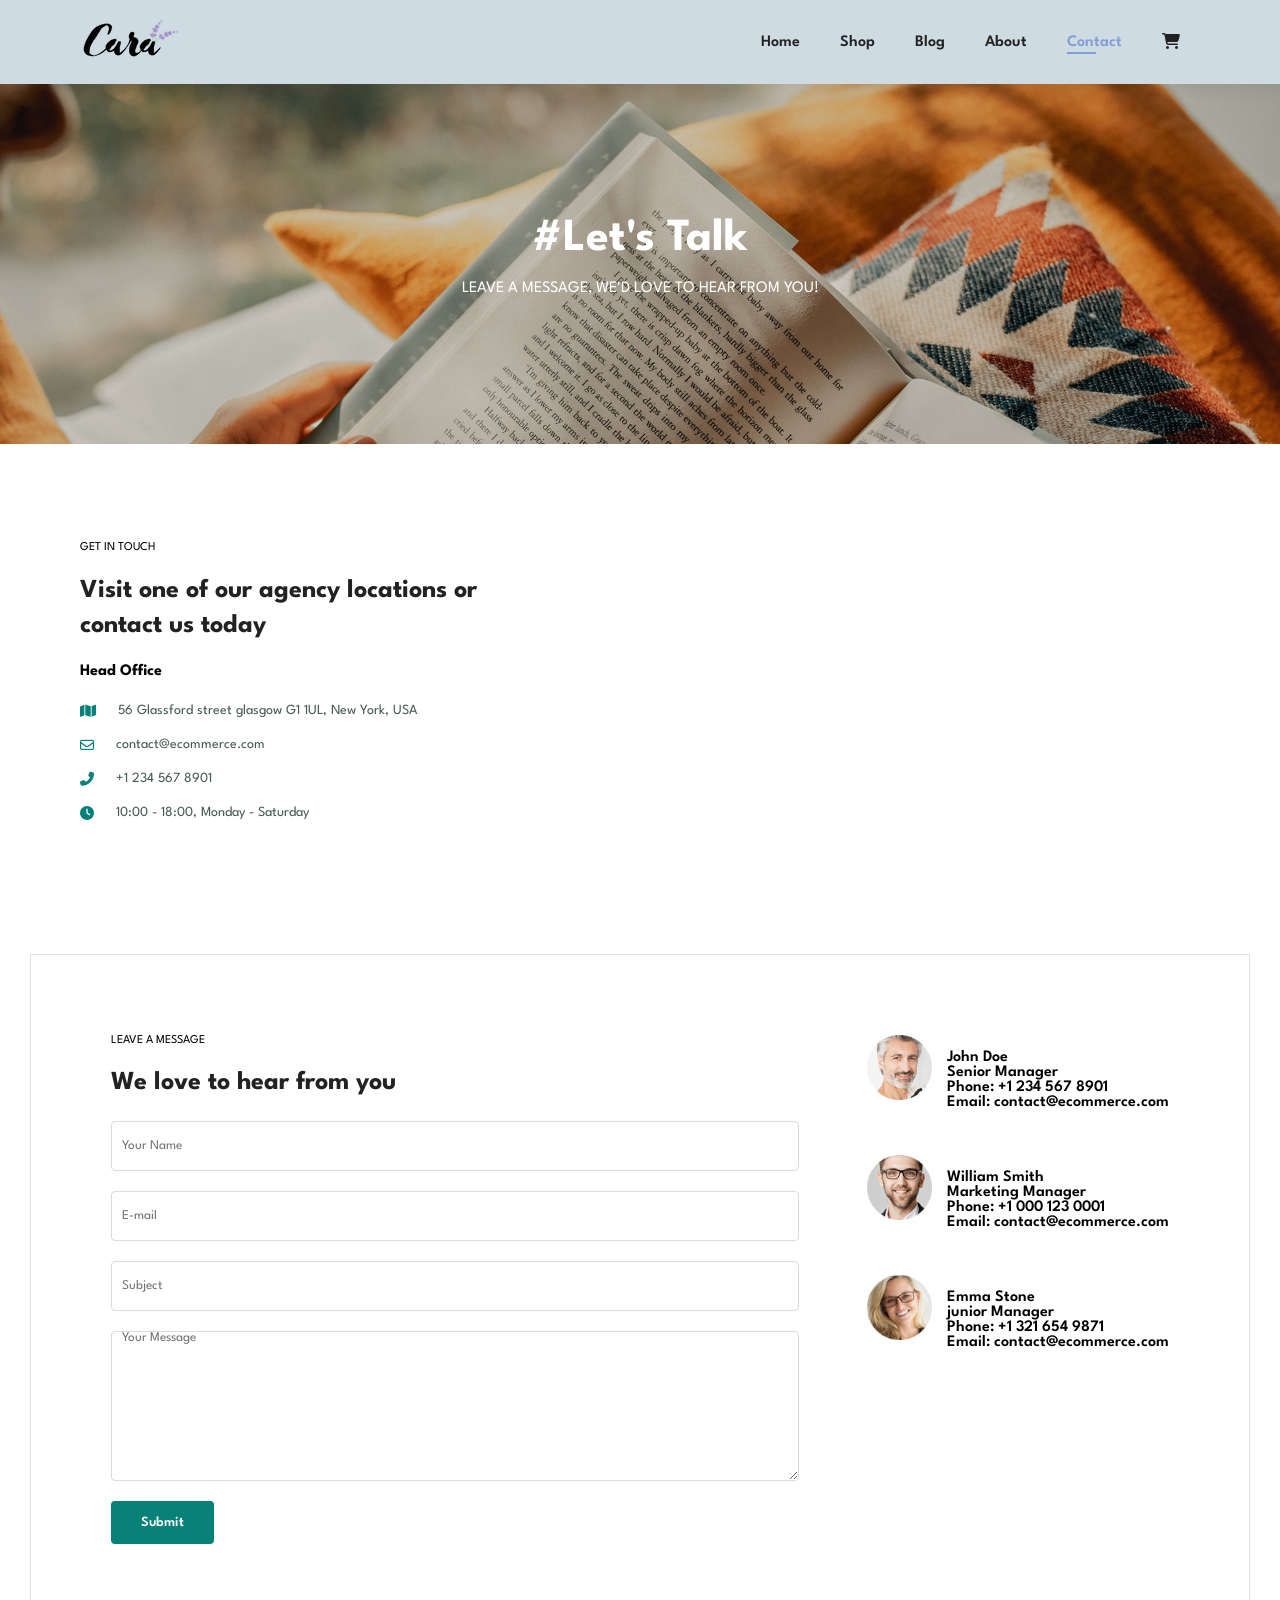
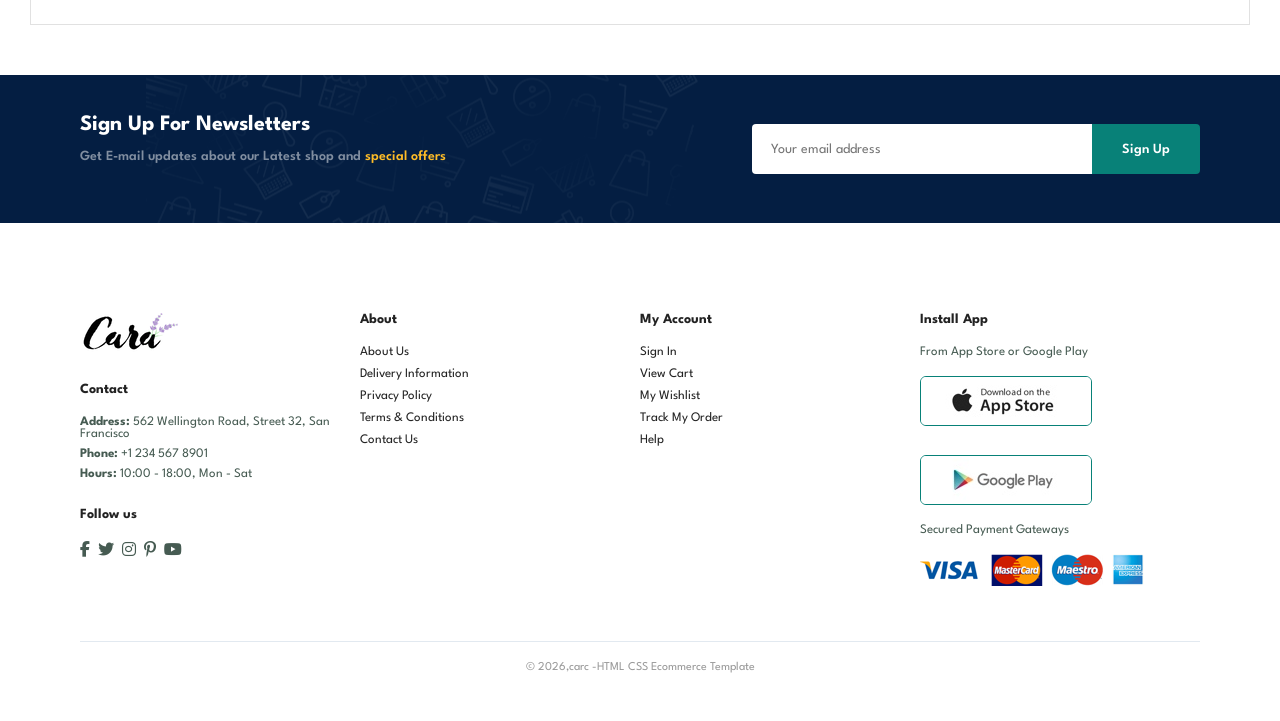
<file: contact.html>
<!DOCTYPE html>
<html lang="en">

    <head>
        <meta charset="UTF-8">
        <meta http-equiv="X-UA-Compatible" content="IE=edge">
        <meta name="viewport" content="width=device-width, initial-scale=1.0">
        <title> Ecommerce Tutorial</title>
        <link rel="stylesheet" href="https://cdnjs.cloudflare.com/ajax/libs/font-awesome/6.4.2/css/all.min.css" />

        <link rel="stylesheet" href="style.css">
    </head>

    <body>    
             <section id="header">
                <a href="#"><img src="img/logo.png" class="logo" alt=""></a>
                 

                <div>
                    <ul id="navbar">
                        <li><a href="index.html">Home</a></li>
                        <li><a href="shop.html">Shop</a></li>
                        <li><a href="blog.html">Blog</a></li>
                        <li><a href="about.html">About</a></li>
                        <li><a class="active" href="contact.html">Contact</a></li>
                        <li id="lg-bag"><a href="cart.html"><i class="fas fa-shopping-cart"></i></a></li>
                        <a href="#" id="close"><i class="far fa-times"></i></a>
                    </ul>
                </div>    
                <div id="mobile">
                <a href="cart.html"><i class="fas fa-shopping-cart"></i></a>
                <i id="bar" class="fas fa-outdent"></i>
                </div>
            </section>

            <section id="page-header" class="blog-header">
                <h2>#Let's Talk</h2>
                <p>LEAVE A MESSAGE, WE'D LOVE TO HEAR FROM YOU!</p>
            </section>

            <section id="contact-details" class="section-p1">
                <div class="details">
                    <span>GET IN TOUCH</span>
                    <h2>Visit one of our agency locations or contact us today</h2>
                    <h3>Head Office</h3>
                    <div>
                        <li>
                            <i class="fas fa-map"></i>
                            <p>56 Glassford street glasgow G1 1UL, New York, USA</p>
                        </li>
                        <li>
                            <i class="far fa-envelope"></i>
                            <p>contact@ecommerce.com</p>
                        </li>
                        <li>
                            <i class="fas fa-phone-alt"></i>
                            <p>+1 234 567 8901</p>
                        </li>
                        <li>
                            <i class="fas fa-clock"></i>
                            <p>10:00 - 18:00, Monday - Saturday</p>
                        </li>
                    </div>
                </div>

                <div class="map">
                  <iframe src="https://www.google.com/maps/embed?pb=!1m17!1m12!1m3!1d6217.1716310702905!2d76.75162882354914!3d15.76452080293866!2m3!1f0!2f0!3f0!3m2!1i1024!2i768!4f13.1!3m2!1m1!2s!5e0!3m2!1sen!2sin!4v1786085581247!5m2!1sen!2sin" width="600" height="450" style="border:0;" allowfullscreen="" loading="lazy" referrerpolicy="strict-origin-when-cross-origin"></iframe>
                </div>
            </section>

            <section id="form-details">
                <form action="">
                    <span>LEAVE A MESSAGE</span>
                    <h2>We love to hear from you</h2>
                    <input type="text" placeholder="Your Name">
                    <input type="text" placeholder="E-mail">
                    <input type="text" placeholder="Subject">
                    <textarea name="" id="" cols="30" rows="10" placeholder="Your Message"></textarea>
                    <button class="normal">Submit</button>
                </form>

                <div class="people">
                    <div>
                        <img src="img/people/1.png" alt="">
                        <p><span>John Doe</span><br> Senior Manager<br> Phone: +1 234 567 8901<br>Email: contact@ecommerce.com</p>
                    </div>
                    <div>
                        <img src="img/people/2.png" alt="">
                        <p><span>William Smith</span><br>Marketing Manager<br> Phone: +1 000 123 0001<br>Email: contact@ecommerce.com</p>
                    </div>
                    <div>
                        <img src="img/people/3.png" alt="">
                        <p><span>Emma Stone</span><br> junior Manager<br> Phone: +1 321 654 9871<br>Email: contact@ecommerce.com</p>
                    </div>
                </div>
            </section>
            
            <section id="newsletter" class="section-p1 section-m1">
                <div class="newstext">
                    <h4>Sign Up For Newsletters</h4>
                    <p>Get E-mail updates about our Latest shop and <span>special offers</span></p>
                </div>
                <div class="form">
                    <input type="text" placeholder="Your email address">
                    <button class="normal">Sign Up</button>
                </div>
            </section>

            <footer id="footer" class="section-p1">
                <div class="col">
                    <img class="logo" src="img/logo.png" alt="">
                    <h4>Contact</h4>
                    <p><strong>Address: </strong>562 Wellington Road, Street 32, San Francisco</p>
                    <p><strong>Phone: </strong> +1 234 567 8901</p>
                    <p><strong>Hours: </strong> 10:00 - 18:00, Mon - Sat</p>
                    <div class="follow">
                        <h4>Follow us</h4>
                        <div class="icon">
                            <i class="fab fa-facebook-f"></i>
                            <i class="fab fa-twitter"></i>
                            <i class="fab fa-instagram"></i>
                            <i class="fab fa-pinterest-p"></i>
                            <i class="fab fa-youtube"></i>
                        </div>
                    </div>
                </div>

                <div class="col">
                    <h4>About</h4>
                    <a href="#">About Us</a>
                    <a href="#">Delivery Information</a>
                    <a href="#">Privacy Policy</a>
                    <a href="#">Terms & Conditions</a>
                    <a href="#">Contact Us</a>
                </div>

                <div class="col">
                    <h4>My Account</h4>
                    <a href="#">Sign In</a>
                    <a href="#">View Cart</a>
                    <a href="#">My Wishlist</a>
                    <a href="#">Track My Order</a>
                    <a href="#">Help</a>
                </div>

                <div class="col install">
                    <h4>Install App</h4>
                    <p>From App Store or Google Play</p>
                    <div class="row">
                        <img src="img/pay/app.jpg" alt="">
                        <img src="img/pay/play.jpg" alt="">
                    </div>
                    <p>Secured Payment Gateways</p>
                    <img src="img/pay/pay.png" alt="">
                </div>

                <div class="copyright">
                    <p>&copy; 2026,carc -HTML CSS Ecommerce Template</p>
                </div>

            </footer>

        <script src="script.js"></script>
    </body>

</html>
</file>
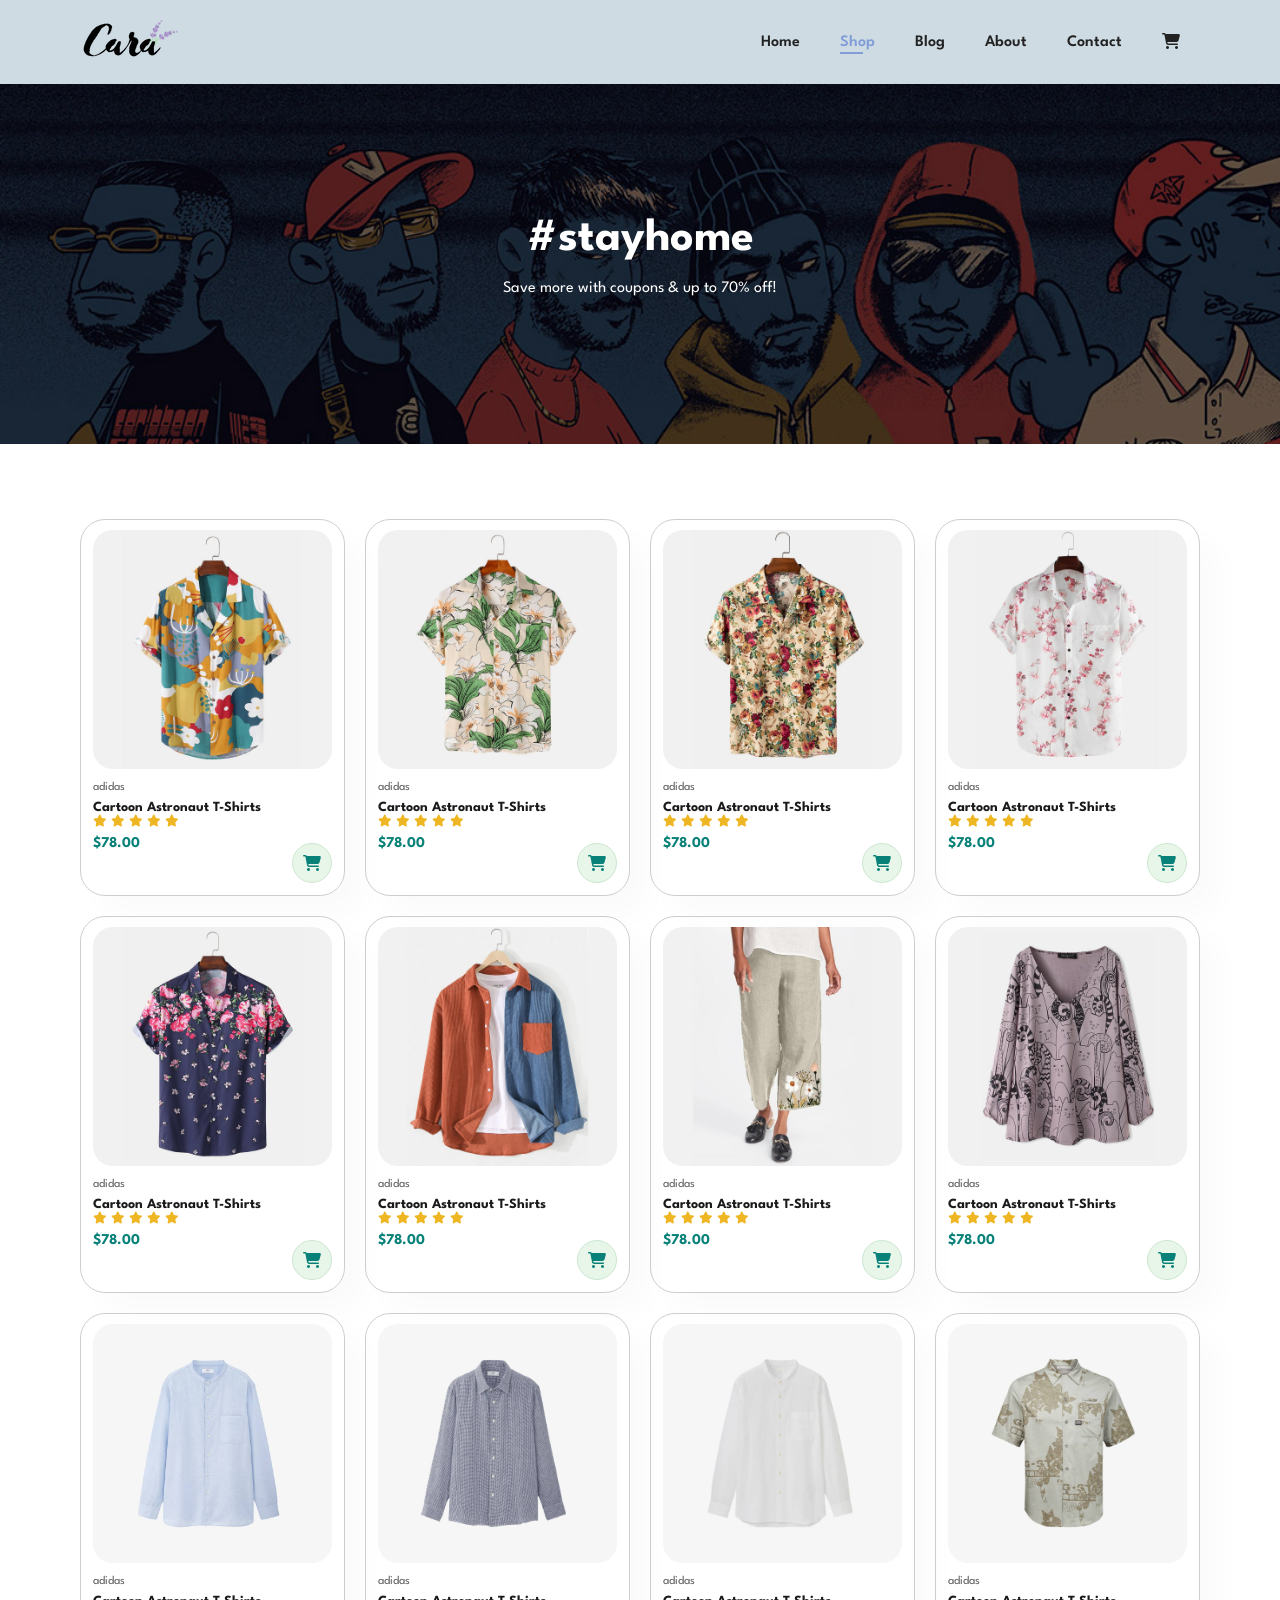
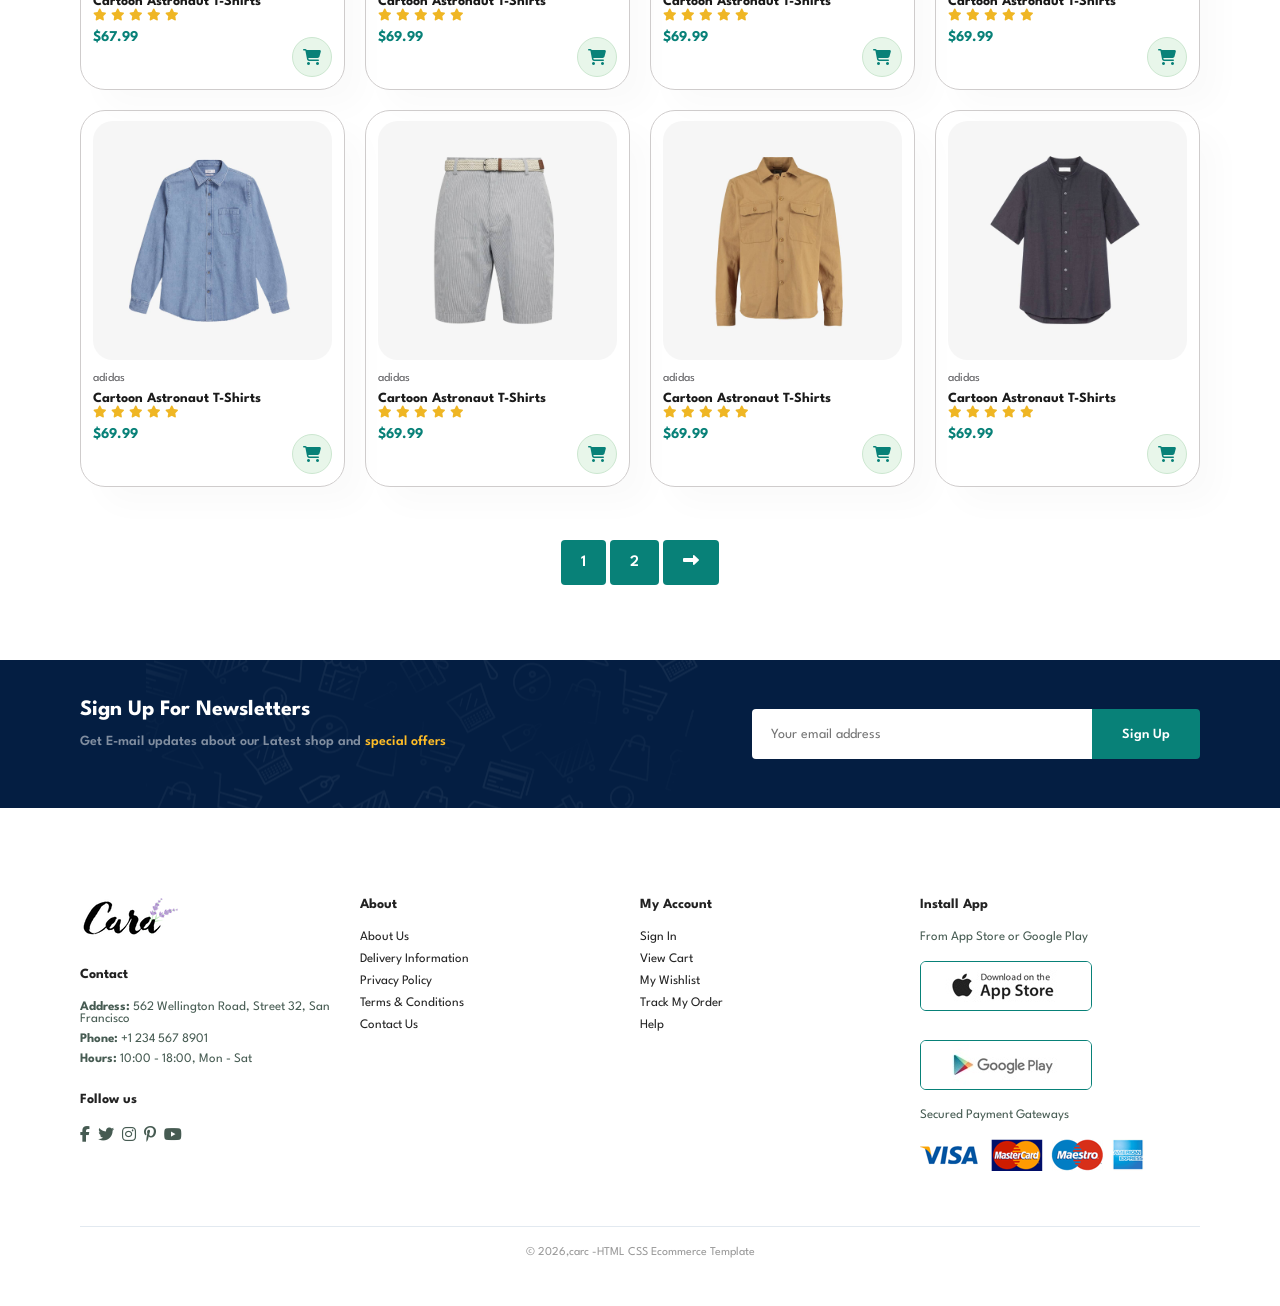
<file: shop.html>
<!DOCTYPE html>
<html lang="en">

    <head>
        <meta charset="UTF-8">
        <meta http-equiv="X-UA-Compatible" content="IE=edge">
        <meta name="viewport" content="width=device-width, initial-scale=1.0">
        <title> Ecommerce Tutorial</title>
        <link rel="stylesheet" href="https://cdnjs.cloudflare.com/ajax/libs/font-awesome/6.4.2/css/all.min.css" />

        <link rel="stylesheet" href="style.css">
    </head>

    <body>    
            <section id="header">
                <a href="#"><img src="img/logo.png" class="logo" alt=""></a>
                 

                <div>
                    <ul id="navbar">
                        <li><a href="index.html">Home</a></li>
                        <li><a class="active" href="shop.html">Shop</a></li>
                        <li><a href="blog.html">Blog</a></li>
                        <li><a href="about.html">About</a></li>
                        <li><a href="contact.html">Contact</a></li>
                        <li id="lg-bag"><a href="cart.html"><i class="fas fa-shopping-cart"></i></a></li>
                        <a href="#" id="close"><i class="far fa-times"></i></a>
                    </ul>
                </div>    
                <div id="mobile">
                <a href="cart.html"><i class="fas fa-shopping-cart"></i></a>
                <i id="bar" class="fas fa-outdent"></i>
                </div>
            </section>

            <section id="page-header">
                <h2>#stayhome</h2>
                <p>Save more with coupons & up to 70% off!</p>
            </section>

            <section id="product1" class="section-p1">
               
                <div class="pro-container">
                    <div class="pro" onclick="window.location.href='sproduct.html'">
                        <img src="img/products/f1.jpg" alt="">
                        <div class="des">
                            <span>adidas</span>
                            <h5>Cartoon Astronaut T-Shirts</h5>
                            <div class="star">
                                <i class="fas fa-star"></i>
                                <i class="fas fa-star"></i>
                                <i class="fas fa-star"></i>
                                <i class="fas fa-star"></i>
                                <i class="fas fa-star"></i>
                            </div>
                            <h4>$78.00</h4>
                        </div>
                        <a class="cart" href="#"><i class="fas fa-shopping-cart"></i></a>
                    </div>

                    <div class="pro">
                        <img src="img/products/f2.jpg" alt="">
                        <div class="des">
                            <span>adidas</span>
                            <h5>Cartoon Astronaut T-Shirts</h5>
                            <div class="star">
                                <i class="fas fa-star"></i>
                                <i class="fas fa-star"></i>
                                <i class="fas fa-star"></i>
                                <i class="fas fa-star"></i>
                                <i class="fas fa-star"></i>
                            </div>
                            <h4>$78.00</h4>
                        </div>
                        <a class="cart" href="#"><i class="fas fa-shopping-cart"></i></a>
                    </div>

                    <div class="pro">
                        <img src="img/products/f3.jpg" alt="">
                        <div class="des">
                            <span>adidas</span>
                            <h5>Cartoon Astronaut T-Shirts</h5>
                            <div class="star">
                                <i class="fas fa-star"></i>
                                <i class="fas fa-star"></i>
                                <i class="fas fa-star"></i>
                                <i class="fas fa-star"></i>
                                <i class="fas fa-star"></i>
                            </div>
                            <h4>$78.00</h4>
                        </div>
                        <a class="cart" href="#"><i class="fas fa-shopping-cart"></i></a>
                    </div>

                    <div class="pro">
                        <img src="img/products/f4.jpg" alt="">
                        <div class="des">
                            <span>adidas</span>
                            <h5>Cartoon Astronaut T-Shirts</h5>
                            <div class="star">
                                <i class="fas fa-star"></i>
                                <i class="fas fa-star"></i>
                                <i class="fas fa-star"></i>
                                <i class="fas fa-star"></i>
                                <i class="fas fa-star"></i>
                            </div>
                            <h4>$78.00</h4>
                        </div>
                        <a class="cart" href="#"><i class="fas fa-shopping-cart"></i></a>
                    </div>

                    <div class="pro">
                        <img src="img/products/f5.jpg" alt="">
                        <div class="des">
                            <span>adidas</span>
                            <h5>Cartoon Astronaut T-Shirts</h5>
                            <div class="star">
                                <i class="fas fa-star"></i>
                                <i class="fas fa-star"></i>
                                <i class="fas fa-star"></i>
                                <i class="fas fa-star"></i>
                                <i class="fas fa-star"></i>
                            </div>
                            <h4>$78.00</h4>
                        </div>
                        <a class="cart" href="#"><i class="fas fa-shopping-cart"></i></a>
                    </div>

                    <div class="pro">
                        <img src="img/products/f6.jpg" alt="">
                        <div class="des">
                            <span>adidas</span>
                            <h5>Cartoon Astronaut T-Shirts</h5>
                            <div class="star">
                                <i class="fas fa-star"></i>
                                <i class="fas fa-star"></i>
                                <i class="fas fa-star"></i>
                                <i class="fas fa-star"></i>
                                <i class="fas fa-star"></i>
                            </div>
                            <h4>$78.00</h4>
                        </div>
                        <a class="cart" href="#"><i class="fas fa-shopping-cart"></i></a>
                    </div>

                    <div class="pro">
                        <img src="img/products/f7.jpg" alt="">
                        <div class="des">
                            <span>adidas</span>
                            <h5>Cartoon Astronaut T-Shirts</h5>
                            <div class="star">
                                <i class="fas fa-star"></i>
                                <i class="fas fa-star"></i>
                                <i class="fas fa-star"></i>
                                <i class="fas fa-star"></i>
                                <i class="fas fa-star"></i>
                            </div>
                            <h4>$78.00</h4>
                        </div>
                        <a class="cart" href="#"><i class="fas fa-shopping-cart"></i></a>
                    </div>

                    <div class="pro">
                        <img src="img/products/f8.jpg" alt="">
                        <div class="des">
                            <span>adidas</span>
                            <h5>Cartoon Astronaut T-Shirts</h5>
                            <div class="star">
                                <i class="fas fa-star"></i>
                                <i class="fas fa-star"></i>
                                <i class="fas fa-star"></i>
                                <i class="fas fa-star"></i>
                                <i class="fas fa-star"></i>
                            </div>
                            <h4>$78.00</h4>
                        </div>
                        <a class="cart" href="#"><i class="fas fa-shopping-cart"></i></a>
                    </div>
                
                    <div class="pro">
                        <img src="img/products/n1.jpg" alt="">
                        <div class="des">
                            <span>adidas</span>
                            <h5>Cartoon Astronaut T-Shirts</h5>
                            <div class="star">
                                <i class="fas fa-star"></i>
                                <i class="fas fa-star"></i>
                                <i class="fas fa-star"></i>
                                <i class="fas fa-star"></i>
                                <i class="fas fa-star"></i>
                            </div>
                            <h4>$67.99</h4>
                        </div>
                        <a class="cart" href="#"><i class="fas fa-shopping-cart"></i></a>
                    </div>

                    <div class="pro">
                        <img src="img/products/n2.jpg" alt="">
                        <div class="des">
                            <span>adidas</span>
                            <h5>Cartoon Astronaut T-Shirts</h5>
                            <div class="star">
                                <i class="fas fa-star"></i>
                                <i class="fas fa-star"></i>
                                <i class="fas fa-star"></i>
                                <i class="fas fa-star"></i>
                                <i class="fas fa-star"></i>
                            </div>
                            <h4>$69.99</h4>
                        </div>
                        <a class="cart" href="#"><i class="fas fa-shopping-cart"></i></a>
                    </div>

                    <div class="pro">
                        <img src="img/products/n3.jpg" alt="">
                        <div class="des">
                            <span>adidas</span>
                            <h5>Cartoon Astronaut T-Shirts</h5>
                            <div class="star">
                                <i class="fas fa-star"></i>
                                <i class="fas fa-star"></i>
                                <i class="fas fa-star"></i>
                                <i class="fas fa-star"></i>
                                <i class="fas fa-star"></i>
                            </div>
                            <h4>$69.99</h4>
                        </div>
                        <a class="cart" href="#"><i class="fas fa-shopping-cart"></i></a>
                    </div>

                    <div class="pro">
                        <img src="img/products/n4.jpg" alt="">
                        <div class="des">
                            <span>adidas</span>
                            <h5>Cartoon Astronaut T-Shirts</h5>
                            <div class="star">
                                <i class="fas fa-star"></i>
                                <i class="fas fa-star"></i>
                                <i class="fas fa-star"></i>
                                <i class="fas fa-star"></i>
                                <i class="fas fa-star"></i>
                            </div>
                            <h4>$69.99</h4>
                        </div>
                        <a class="cart" href="#"><i class="fas fa-shopping-cart"></i></a>
                    </div>

                    <div class="pro">
                        <img src="img/products/n5.jpg" alt="">
                        <div class="des">
                            <span>adidas</span>
                            <h5>Cartoon Astronaut T-Shirts</h5>
                            <div class="star">
                                <i class="fas fa-star"></i>
                                <i class="fas fa-star"></i>
                                <i class="fas fa-star"></i>
                                <i class="fas fa-star"></i>
                                <i class="fas fa-star"></i>
                            </div>
                            <h4>$69.99</h4>
                        </div>
                        <a class="cart" href="#"><i class="fas fa-shopping-cart"></i></a>
                    </div>

                    <div class="pro">
                        <img src="img/products/n6.jpg" alt="">
                        <div class="des">
                            <span>adidas</span>
                            <h5>Cartoon Astronaut T-Shirts</h5>
                            <div class="star">
                                <i class="fas fa-star"></i>
                                <i class="fas fa-star"></i>
                                <i class="fas fa-star"></i>
                                <i class="fas fa-star"></i>
                                <i class="fas fa-star"></i>
                            </div>
                            <h4>$69.99</h4>
                        </div>
                        <a class="cart" href="#"><i class="fas fa-shopping-cart"></i></a>
                    </div>

                    <div class="pro">
                        <img src="img/products/n7.jpg" alt="">
                        <div class="des">
                            <span>adidas</span>
                            <h5>Cartoon Astronaut T-Shirts</h5>
                            <div class="star">
                                <i class="fas fa-star"></i>
                                <i class="fas fa-star"></i>
                                <i class="fas fa-star"></i>
                                <i class="fas fa-star"></i>
                                <i class="fas fa-star"></i>
                            </div>
                            <h4>$69.99</h4>
                        </div>
                        <a class="cart" href="#"><i class="fas fa-shopping-cart"></i></a>
                    </div>

                    <div class="pro">
                        <img src="img/products/n8.jpg" alt="">
                        <div class="des">
                            <span>adidas</span>
                            <h5>Cartoon Astronaut T-Shirts</h5>
                            <div class="star">
                                <i class="fas fa-star"></i>
                                <i class="fas fa-star"></i>
                                <i class="fas fa-star"></i>
                                <i class="fas fa-star"></i>
                                <i class="fas fa-star"></i>
                            </div>
                            <h4>$69.99</h4>
                        </div>
                        <a class="cart" href="#"><i class="fas fa-shopping-cart"></i></a>
                    </div>
                </div>
            </section>

            <section id="pagination" class="section-p1">
                <a href="#">1</a>
                <a href="#">2</a>
                <a href="#"><i class="fas fa-long-arrow-alt-right"></i></a>
            </section>

            <section id="newsletter" class="section-p1 section-m1">
                <div class="newstext">
                    <h4>Sign Up For Newsletters</h4>
                    <p>Get E-mail updates about our Latest shop and <span>special offers</span></p>
                </div>
                <div class="form">
                    <input type="text" placeholder="Your email address">
                    <button class="normal">Sign Up</button>
                </div>
            </section>

            <footer id="footer" class="section-p1">
                <div class="col">
                    <img class="logo" src="img/logo.png" alt="">
                    <h4>Contact</h4>
                    <p><strong>Address: </strong>562 Wellington Road, Street 32, San Francisco</p>
                    <p><strong>Phone: </strong> +1 234 567 8901</p>
                    <p><strong>Hours: </strong> 10:00 - 18:00, Mon - Sat</p>
                    <div class="follow">
                        <h4>Follow us</h4>
                        <div class="icon">
                            <i class="fab fa-facebook-f"></i>
                            <i class="fab fa-twitter"></i>
                            <i class="fab fa-instagram"></i>
                            <i class="fab fa-pinterest-p"></i>
                            <i class="fab fa-youtube"></i>
                        </div>
                    </div>
                </div>

                <div class="col">
                    <h4>About</h4>
                    <a href="#">About Us</a>
                    <a href="#">Delivery Information</a>
                    <a href="#">Privacy Policy</a>
                    <a href="#">Terms & Conditions</a>
                    <a href="#">Contact Us</a>
                </div>

                <div class="col">
                    <h4>My Account</h4>
                    <a href="#">Sign In</a>
                    <a href="#">View Cart</a>
                    <a href="#">My Wishlist</a>
                    <a href="#">Track My Order</a>
                    <a href="#">Help</a>
                </div>

                <div class="col install">
                    <h4>Install App</h4>
                    <p>From App Store or Google Play</p>
                    <div class="row">
                        <img src="img/pay/app.jpg" alt="">
                        <img src="img/pay/play.jpg" alt="">
                    </div>
                    <p>Secured Payment Gateways</p>
                    <img src="img/pay/pay.png" alt="">
                </div>

                <div class="copyright">
                    <p>&copy; 2026,carc -HTML CSS Ecommerce Template</p>
                </div>

            </footer>




        <script src="script.js"></script>
    </body>

</html>
</file>
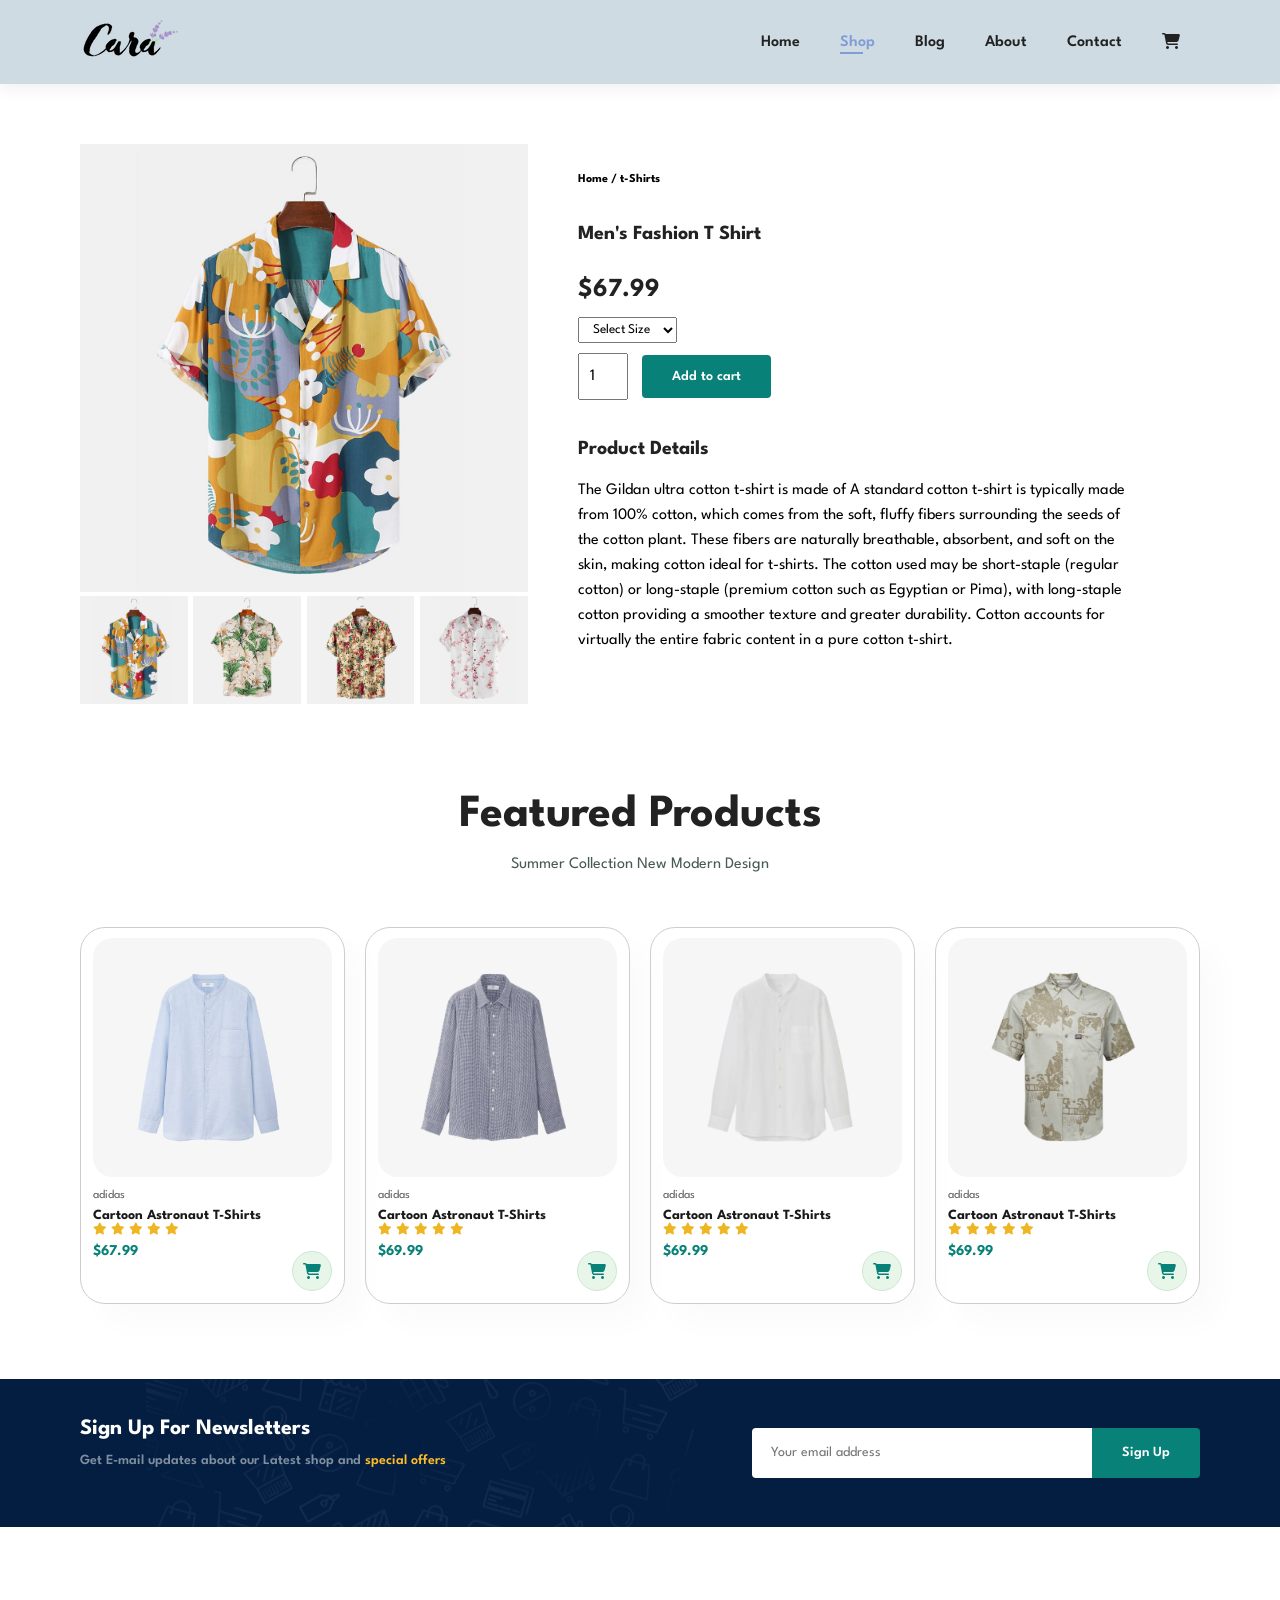
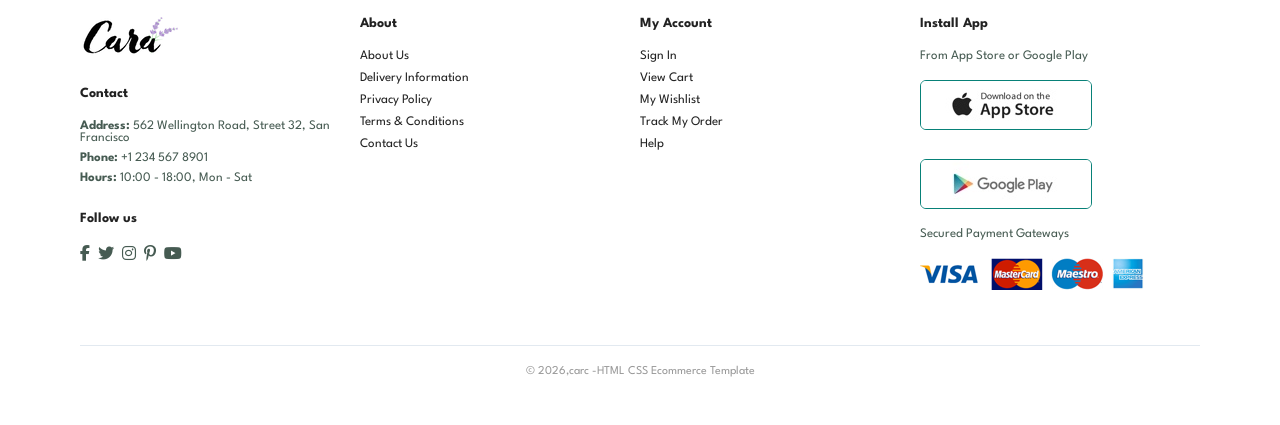
<file: sproduct.html>
<!DOCTYPE html>
<html lang="en">

    <head>
        <meta charset="UTF-8">
        <meta http-equiv="X-UA-Compatible" content="IE=edge">
        <meta name="viewport" content="width=device-width, initial-scale=1.0">
        <title> Ecommerce Tutorial</title>
        <link rel="stylesheet" href="https://cdnjs.cloudflare.com/ajax/libs/font-awesome/6.4.2/css/all.min.css" />

        <link rel="stylesheet" href="style.css">
    </head>

    <body>    
            <section id="header">
                <a href="#"><img src="img/logo.png" class="logo" alt=""></a>
                 

                <div>
                    <ul id="navbar">
                        <li><a href="index.html">Home</a></li>
                        <li><a class="active" href="shop.html">Shop</a></li>
                        <li><a href="blog.html">Blog</a></li>
                        <li><a href="about.html">About</a></li>
                        <li><a href="contact.html">Contact</a></li>
                        <li id="lg-bag"><a href="cart.html"><i class="fas fa-shopping-cart"></i></a></li>
                        <a href="#" id="close"><i class="far fa-times"></i></a>
                    </ul>
                </div>    
                <div id="mobile">
                <a href="cart.html"><i class="fas fa-shopping-cart"></i></a>
                <i id="bar" class="fas fa-outdent"></i>
                </div>
            </section>

            <section id="prodetails" class="section-p1">
                <div class="single-pro-image">
                    <img src="img/products/f1.jpg" width="100%" id="MainImg" alt="">

                    <div class="small-img-group">
                        <div class="small-img-col">
                            <img src="img/products/f1.jpg" width="100%" class="small-img" alt="">
                        </div>
                        <div class="small-img-col">
                            <img src="img/products/f2.jpg" width="100%" class="small-img" alt="">
                        </div>
                        <div class="small-img-col">
                            <img src="img/products/f3.jpg" width="100%" class="small-img" alt="">
                        </div>
                        <div class="small-img-col">
                            <img src="img/products/f4.jpg" width="100%" class="small-img" alt="">
                        </div>
                    </div>
                </div>

                <div class="single-pro-details">
                    <h6>Home / t-Shirts</h6>
                    <h4>Men's Fashion T Shirt</h4>
                    <h2>$67.99</h2>
                    <select>
                        <option>Select Size</option>
                        <option>XL</option>
                        <option>XXL</option>
                        <option>Small</option>
                        <option>Large</option>
                    </select>
                    <input type="number" value="1">
                    <button class="normal">Add to cart</button>
                    <h4>Product Details</h4>
                    <span>The Gildan ultra cotton t-shirt is made of A standard cotton t-shirt is typically made from 100% cotton,
                        which comes from the soft, fluffy fibers surrounding the seeds of the cotton plant. These fibers are naturally
                        breathable, absorbent, and soft on the skin, making cotton ideal for t-shirts. The cotton used may be short-staple 
                        (regular cotton) or long-staple (premium cotton such as Egyptian or Pima), with long-staple cotton providing a smoother
                        texture and greater durability. Cotton accounts for virtually the entire fabric content in a pure cotton t-shirt. 
                    </span>
                </div>
            </section>

            <section id="product1" class="section-p1">
                <h2>Featured Products</h2>
                <p>Summer Collection New Modern Design</p>
                <div class="pro-container">
                    <div class="pro">
                        <img src="img/products/n1.jpg" alt="">
                        <div class="des">
                            <span>adidas</span>
                            <h5>Cartoon Astronaut T-Shirts</h5>
                            <div class="star">
                                <i class="fas fa-star"></i>
                                <i class="fas fa-star"></i>
                                <i class="fas fa-star"></i>
                                <i class="fas fa-star"></i>
                                <i class="fas fa-star"></i>
                            </div>
                            <h4>$67.99</h4>
                        </div>
                        <a class="cart" href="#"><i class="fas fa-shopping-cart"></i></a>
                    </div>

                    <div class="pro">
                        <img src="img/products/n2.jpg" alt="">
                        <div class="des">
                            <span>adidas</span>
                            <h5>Cartoon Astronaut T-Shirts</h5>
                            <div class="star">
                                <i class="fas fa-star"></i>
                                <i class="fas fa-star"></i>
                                <i class="fas fa-star"></i>
                                <i class="fas fa-star"></i>
                                <i class="fas fa-star"></i>
                            </div>
                            <h4>$69.99</h4>
                        </div>
                        <a class="cart" href="#"><i class="fas fa-shopping-cart"></i></a>
                    </div>

                    <div class="pro">
                        <img src="img/products/n3.jpg" alt="">
                        <div class="des">
                            <span>adidas</span>
                            <h5>Cartoon Astronaut T-Shirts</h5>
                            <div class="star">
                                <i class="fas fa-star"></i>
                                <i class="fas fa-star"></i>
                                <i class="fas fa-star"></i>
                                <i class="fas fa-star"></i>
                                <i class="fas fa-star"></i>
                            </div>
                            <h4>$69.99</h4>
                        </div>
                        <a class="cart" href="#"><i class="fas fa-shopping-cart"></i></a>
                    </div>

                    <div class="pro">
                        <img src="img/products/n4.jpg" alt="">
                        <div class="des">
                            <span>adidas</span>
                            <h5>Cartoon Astronaut T-Shirts</h5>
                            <div class="star">
                                <i class="fas fa-star"></i>
                                <i class="fas fa-star"></i>
                                <i class="fas fa-star"></i>
                                <i class="fas fa-star"></i>
                                <i class="fas fa-star"></i>
                            </div>
                            <h4>$69.99</h4>
                        </div>
                        <a class="cart" href="#"><i class="fas fa-shopping-cart"></i></a>
                    </div>

                </div>
            </section>

            <section id="newsletter" class="section-p1 section-m1">
                <div class="newstext">
                    <h4>Sign Up For Newsletters</h4>
                    <p>Get E-mail updates about our Latest shop and <span>special offers</span></p>
                </div>
                <div class="form">
                    <input type="text" placeholder="Your email address">
                    <button class="normal">Sign Up</button>
                </div>
            </section>

            <footer id="footer" class="section-p1">
                <div class="col">
                    <img class="logo" src="img/logo.png" alt="">
                    <h4>Contact</h4>
                    <p><strong>Address: </strong>562 Wellington Road, Street 32, San Francisco</p>
                    <p><strong>Phone: </strong> +1 234 567 8901</p>
                    <p><strong>Hours: </strong> 10:00 - 18:00, Mon - Sat</p>
                    <div class="follow">
                        <h4>Follow us</h4>
                        <div class="icon">
                            <i class="fab fa-facebook-f"></i>
                            <i class="fab fa-twitter"></i>
                            <i class="fab fa-instagram"></i>
                            <i class="fab fa-pinterest-p"></i>
                            <i class="fab fa-youtube"></i>
                        </div>
                    </div>
                </div>

                <div class="col">
                    <h4>About</h4>
                    <a href="#">About Us</a>
                    <a href="#">Delivery Information</a>
                    <a href="#">Privacy Policy</a>
                    <a href="#">Terms & Conditions</a>
                    <a href="#">Contact Us</a>
                </div>

                <div class="col">
                    <h4>My Account</h4>
                    <a href="#">Sign In</a>
                    <a href="#">View Cart</a>
                    <a href="#">My Wishlist</a>
                    <a href="#">Track My Order</a>
                    <a href="#">Help</a>
                </div>

                <div class="col install">
                    <h4>Install App</h4>
                    <p>From App Store or Google Play</p>
                    <div class="row">
                        <img src="img/pay/app.jpg" alt="">
                        <img src="img/pay/play.jpg" alt="">
                    </div>
                    <p>Secured Payment Gateways</p>
                    <img src="img/pay/pay.png" alt="">
                </div>

                <div class="copyright">
                    <p>&copy; 2026,carc -HTML CSS Ecommerce Template</p>
                </div>

            </footer>

            <script>
                var MainImg = document.getElementById("MainImg");
                var smallimg = document.getElementsByClassName("small-img");

                smallimg[0].onclick = function(){
                    MainImg.src = smallimg[0].src;
                }
                smallimg[1].onclick = function(){
                    MainImg.src = smallimg[1].src;
                }
                smallimg[2].onclick = function(){
                    MainImg.src = smallimg[2].src;
                }
                smallimg[3].onclick = function(){
                    MainImg.src = smallimg[3].src;
                }
            </script>


        <script src="script.js"></script>
    </body>

</html>
</file>
<file: style.css>
@import url("https://fonts.googleapis.com/css2?family=Spartan:wght@100;200;300;400;500;600;700;800;900&display=swap");
* {
  margin: 0;
  padding: 0;
  box-sizing: border-box;
  font-family: "Spartan", sans-serif;
}

html {
  scroll-behavior: smooth;
}

/* Global Styles */

h1 {
  font-size: 50px;
  line-height: 64px;
  color: #222;
}

h2 {
  font-size: 46px;
  line-height: 54px;
  color: #222;
}

h4 {
  font-size: 20px;
  color: #222;
}

h6 {
  font-weight: 700;
  font-size: 12px;
}

p {
  font-size: 16px;
  color: #465b52;
  margin: 15px 0 20px 0;
}

.section-p1 {
  padding: 40px 80px;
}

.section-m1 {
  margin: 50px 0;
}

button.normal{
    font-size: 14px;
    font-weight: 600;
    padding: 15px 30px;
    color: #000;
    background-color: #fff;
    border-radius: 4px;
    cursor: pointer;
    border: none;
    outline: none;
    transition: 0.2s ease;
}

button.white{
    font-size: 13px;
    font-weight: 600;
    padding: 11px 18px;
    color: #fff;
    background-color: transparent;
    cursor: pointer;
    border: 1px solid #fff;
    outline: none;
    transition: 0.2s ease;
}

body {
  width: 100%;
}

/* Header Styles */

#header{
    display: flex;
    align-items: center;
    justify-content: space-between;
    padding: 20px 80px;
    background-color: #cedbe3;
    box-shadow: 0 5px 15px rgba(0, 0, 0, 0.06);
    z-index: 999;
    position: sticky;
    top: 0;
    left: 0;
}

/*navbar*/
#navbar{
    display: flex;
    align-items: center;
    justify-content: space-between;
}

#navbar li{
    list-style: none;
    padding: 0 20px;
    position: relative;
}

#navbar li a{
    text-decoration: none;
    font-size: 16px;
    font-weight: 600;
    color: #222;
    transition: 0.3s ease;
}

#navbar li a:hover,
#navbar li a.active{
    color: #819dd8;
}

#navbar li a.active::after,
#navbar li a:hover::after{
    content: "";
    width: 30%;
    height: 2px;
    background-color: #819dd8;
    position: absolute;
    bottom: -4px;
    left: 20px;
}

#mobile{
    display: none;
    align-items: center;
}
#close{
    display: none;
}

/* Hero Section Styles */
#hero{
    background: url("img/hero4.png");
    min-height: 90.5vh;
    width: 100%;
    background-size: cover;
    background-position: top 25% right 0;
    padding: 0 80px;
    display: flex;
    flex-direction: column;
    align-items: flex-start;
    justify-content: center;
}


#hero h4{
    padding-bottom: 15px;
}

#hero h1{
    color:#465b52
}

#hero button{
    background-image: url("img/button.png");
    background-color: transparent;
    color: #192c48;
    border: 0;
    padding: 14px 80px 14px 65px;
    background-repeat: no-repeat;
    cursor: pointer;
    font-weight: 700;
    font-size: 15px;   
}

#feature{
    display: flex;
    align-items: center;
    justify-content: space-between;
    flex-wrap: wrap;
}

#feature .fe-box{
    width: 180px;
    text-align: center;
    padding: 25px 15px;
    box-shadow: 20px 20px 34px rgba(0, 0, 0, 0.03);
    border: 1px solid #dcdada;
    border-radius: 4px;
    margin: 15px 0;
    transition: 0.2s ease;
    cursor: pointer;
}

#feature .fe-box:hover{
    box-shadow: 20px 20px 30px rgba(0, 0, 0, 0.6);
}
#feature .fe-box img{
    width: 100%;
    margin-bottom: 10px;
}
#feature .fe-box h6{
    display: inline-block;
    padding: 9px 8px 6px 8px;
    line-height: 1;
    border-radius: 4px;
    color: #088178;
    background-color: #fddde4;
}

#feature .fe-box:nth-child(2) h6{
   background-color: #d0facc;
}

#feature .fe-box:nth-child(3) h6{
   background-color: #afdee7;
}

#feature .fe-box:nth-child(4) h6{
   background-color: #a2cfe3;
}

#feature .fe-box:nth-child(5) h6{
   background-color: #beb4e3;
}

#feature .fe-box:nth-child(6) h6{
   background-color: #ec9fac;
}

#product1{
    text-align: center;
}

#product1 .pro-container{
    display: grid;
    grid-template-columns: repeat(4, minmax(0, 1fr));
    gap: 20px;
    padding-top: 20px;
    flex-wrap: wrap;
}

#product1 .pro{
    width: 100%;
    min-width: 0;
    padding: 10px 12px;
    border: 1px solid #cbc8c8eb;
    border-radius: 25px;
    cursor: pointer;
    box-shadow: 20px 20px 30px rgba(0, 0, 0, 0.02);
    margin: 15px 0;
    transition: 0.2s ease;
    position: relative;
    display: flex;
    flex-direction: column;
    height: 100%;
}

#product1 .pro img{
    width: 100%;
    border-radius: 20px;
}

#product1 .pro:hover{
    box-shadow: 20px 20px 30px rgba(0, 0, 0, 0.6);
}

#product1 .pro .des{
    text-align: start;
    padding: 10px 0 5px;
    flex: 1;
}

#product1 .pro .des span{
    color: #606063;
    font-size: 12px;
}

#product1 .pro .des h5{
    padding-top: 7px;
    font-size: 14px;
    color: #1a1a1a;
}

#product1 .pro .des i{
    font-size: 12px;
    color: rgb(239, 182, 36);
}

#product1 .pro .des h4{
    padding-top: 7px;
    font-size: 15px;
    font-weight: 700;
    color: #088178
}

#product1 .pro .cart{
    width: 40px;
    height: 40px;
    line-height: 40px;
    border-radius: 50px;
    background-color: #e8f6ea;
    font-weight: 500;
    color: #088178;
    border: 1px solid #cce7d0;
    display: inline-flex;
    align-items: center;
    justify-content: center;
    text-decoration: none;
    position: absolute;
    bottom: 12px;
    right: 12px;
}

#banner{
    display: flex;
    flex-direction: column;
    justify-content: center;
    align-items: center;
    text-align: center;
    background-image: url("img/banner/b2.jpg");
    width: 100%;
    height: 30vh;
    background-size: cover;
    background-position: center;
}

#banner h4{
    color: #fff;
    font-size: 20px;
}

#banner h2{
    color: #fff;
    font-size: 30px;
    padding: 10px 0;
}

#banner h2 span {
    color: #ff0303;
}

#banner button:hover{
    background-color: #088178;
    color: #fff;
}

#sm-banner{
    display: flex;
    justify-content: space-between;
    flex-wrap: wrap;
}

#sm-banner .banner-box{
    display: flex;
    flex-direction: column;
    justify-content: center;
    align-items: flex-start;
    background-image: url("img/banner/b17.jpg");
    min-width: 650px;
    height: 38vh;
    background-size: cover;
    background-position: center;
    padding: 30px;
}

#sm-banner .banner-box2{
    background-image: url("img/banner/b10.jpg");
}



#sm-banner h4{
    color: #fff;
    font-size: 20px;
    font-weight: 300;
}

#sm-banner h2{
    color: #fff;
    font-size: 30px;
    font-weight: 600;
}

#sm-banner span{
    color: #fff;
    font-size: 16px;
    font-weight: 500;
    padding-bottom: 15px;
}

#sm-banner .banner-box:hover button{
    background: #088178;
    border: 1px solid #088178;
}

#banner3{
    display: flex;
    justify-content: space-between;
    flex-wrap: wrap;
    padding: 0 71px;
    
}

#banner3 .banner-box{
    display: flex;
    flex-direction: column;
    justify-content: center;
    align-items: flex-start;
    background-image: url("img/banner/b7.jpg");
    min-width: 30%;
    height: 30vh;
    background-size: cover;
    background-position: center;
    padding: 20px;
    margin-bottom: 20px;
}

#banner3 .banner-box2{
    background-image: url(img/banner/b4.jpg);
}

#banner3 .banner-box3{
    background-image: url(img/banner/b18.jpg);
}


#banner3 h2{
    color: #fff;
    font-size: 22px;
    font-weight: 900;
}

#banner3 h3{
    color: #ec544e;
    font-size: 15px;
    font-weight: 800;
}

#newsletter{
    display: flex;
    justify-content: space-between;
    flex-wrap: wrap;
    align-items: center;
    background-image: url("img/banner/b14.png");
    background-repeat: no-repeat;
    background-position: 20% 30%;
    background-color: #041e42;
}

#newsletter h4{
    font-size: 22px;
    font-weight: 700;
    color: #fff;
}

#newsletter p{
    font-size: 14px;
    font-weight: 600;
    color: #818ea0;
}

#newsletter p span{
    color: #ffbd27;
}

#newsletter .form{
    display: flex;
    width: 40%;
}

#newsletter input{
    height: 3.125rem;
    padding: 0 1.25em;
    font-size: 14px;
    width: 100%;
    border: 1px solid transparent;
    border-radius: 4px;
    outline: none;
    border-top-right-radius: 0;
    border-bottom-right-radius: 0;
}

#newsletter button{
    background-color: #088178;
    color: #fff;
    white-space: nowrap;
    border-top-left-radius: 0;
    border-bottom-left-radius: 0;
}

#footer{
    display: flex;
    flex-wrap: wrap;
    justify-content: space-between;
}

#footer .col { 
    display: flex;
    flex-direction: column;
    align-items: flex-start;
    flex: 1;
    min-width: 200px;
    margin-bottom: 20px;
}

#footer .logo{
    margin-bottom: 30px;
}

#footer h4{
    font-size: 14px;
    padding-bottom: 20px;
}
   
#footer p{
    font-size: 13px;
    margin: 0 0 8px 0;
}

#footer a{
    font-size: 13px;
    text-decoration: none;
    color: #222;
    margin-bottom: 10px;
}

#footer .follow{
    margin-top: 20px;
}


#footer .follow i{
    color: #465b52;
    padding-right: 4px;
    cursor: pointer;
}

#footer .install .row img{
    border: 1px solid #088178;
    border-radius: 6px;
}

#footer .install img{
    margin: 10px 0 15px 0; 
}

#footer .follow i:hover,
footer a:hover {
    color: #088178;
}

#footer .copyright{
    width: 100%;
    text-align: center;
    border-top: 1px solid #e2e9f0;
    padding-top: 20px;
    margin-top: 20px;
}

#footer .copyright p{
    font-size: 12px;
    color: #999;
}


/* Shop Page */

#page-header{
    background-image: url("img/banner/b1.jpg");
    height: 40vh;
    width: 100%;
    background-size: cover;
    display: flex;
    justify-content: center;
    text-align: center;
    flex-direction: column;
    padding: 14px;
}
#page-header h2,
#page-header p{
    color: #fff;
}
#pagination{
    text-align: center;
}
#pagination a{
    text-decoration: none;
    background-color: #088178;
    padding: 15px 20px;
    border-radius: 4px;
    color: #fff;
    font-weight: 600;
}
#pagination a i{
    font-size: 16px;
    font-weight: 600;
}


/*Single product*/

#prodetails{
    display: flex;
    margin-top: 20px;
}

#prodetails .single-pro-image{
    width: 40%;
    margin-right: 50px;
}
.small-img-group{
    display: flex;
    justify-content: space-between;
}
.small-img-col{
    flex-basis: 24%;
    cursor: pointer;
} 
#prodetails .single-pro-details{
    width: 50%;
    padding-top: 30px;
}
#prodetails .single-pro-details h4 {
    padding: 40px 0 20px 0;
}
#prodetails .single-pro-details h2{
    font-size: 26px;
}
#prodetails .single-pro-details select{
    display: block;
    padding: 5px 10px;
    margin-bottom: 10px;
}
#prodetails .single-pro-details input{
    width: 50px;
    height: 47px;
    padding-left: 10px;
    font-size: 16px;
    margin-right: 10px;
}
#prodetails .single-pro-details input:focus{
    outline: none;
}
    
#prodetails .single-pro-details button{
    background: #088178;
    color: #fff;
}
#prodetails .single-pro-details span{
    line-height: 25px;
}


/* Blog Page*/
#page-header.blog-header{
    background-image: url("img/banner/b19.jpg");
}

#blog{
    padding: 150px 15px 0 250px;
}
#blog .blog-box{
    display: flex;
    align-items: center;
    width: 100%;
    position: relative;
    padding-bottom: 90px;
}
#blog .blog-img{
    width: 35%;
    margin-right: 40px;
}
#blog img{
    width: 80%;
    height: 350px;
    object-fit: cover;
}
#blog .blog-details{
    width: 50%;
}
#blog .blog-details a {
    text-decoration: none;
    font-size: 11px;
    color: #000;
    font-weight: 700;
    position: relative;
    transition: 0.3s;
}
#blog .blog-details a::after{
    content: "";
    width: 50px;
    height: 1px;
    background-color: #000;
    position: absolute;
    top: 4px;
    right: -60px;
}
#blog .blog-details a:hover{
    color: #088178;
}
#blog .blog-details a:hover::after {
    background-color: #088178;
}
#blog .blog-box  h1{
    position: absolute;
    top: -40px;
    left: 0;
    font-size: 70px;
    font-weight: 700;
    color: #d8ded9;
    z-index: -9;
}

/*About Page*/
#page-header.about-header{
    background-image: url("img/about/banner.png");
}
#about-head{
    display: flex;
    align-items: center;
   
}
#about-head img{
    flex: 0 0 45%;
    max-width: 45%;
    height: auto;
    display: block;
}
#about-head div{
    flex: 1 1 55%;
    padding-left: 20px;
    min-width: 260px;
}
#about-head h2{
    margin: 0 0 10px 10px;
}
#about-head div{
    display: flex;
    flex-direction: column;
    justify-content: center;
    align-items: flex-start;
}
#about-head div p{
    margin-top: 10px;
}
#about-app {
    text-align: center;
    padding: 40px 20px;
}

#about-app .video {
    width: 70%;              /* keep it compact */
    max-width: 600px;        /* prevent full screen stretch */
    margin: 30px auto;       /* center horizontally */
}

#about-app .video video {
    width: 100%;             /* fill container */
    height: auto;            /* keep aspect ratio */
    border-radius: 20px;
    display: block;
    margin: 0 auto;          /* ensure centering */
}




/*Contact Page*/
#contact-details{
    display: flex;
    justify-content: space-between;
    align-items: center;
}
#contact-details .details{
    flex: 1;
    padding-right: 20px;
}
#contact-details .details span,
#form-details form span{
    font-size: 12px;
}
#contact-details .details h2,
#form-details form h2{
    font-size: 26px;
    line-height: 35px;
    padding: 20px 0;
}
#contact-details .details h3{
    font-size: 16px;
    padding-bottom: 15px;
}
#contact-details .details li{
    list-style: none;
    display: flex;
    padding: 10px 0;
}
#contact-details .details li i{
    color: #088178;
    font-size: 14px;
    padding-right: 22px;
}
#contact-details .details li p{
    margin: 0;
    font-size: 14px;
}
#contact-details .map{
    width: 55%;
    height: 400px;
}

#contact-details .map iframe{
    width: 100%;
    height: 100%;
}
#form-details {
    display: flex;
    justify-content: space-between;
    margin: 30px;
    padding: 80px;
    border: 1px solid #e1e1e1;
}
#form-details form{
    width: 65%;
    display: flex;
    flex-direction: column;
    align-items: flex-start;
}
#form-details form input{
    width: 100%;
    height: 50px;
    padding-left: 10px;
    margin-bottom: 20px;
    border-radius: 4px;
    border: 1px solid #dcdada;
}
#form-details form textarea{
    width: 100%;
    height: 150px;
    padding-left: 10px;
    margin-bottom: 20px;
    border-radius: 4px;
    border: 1px solid #dcdada;
}
#form-details form button{
    background-color: #088178;
    color: #fff;
}
#form-details .people div{
    padding-bottom: 25px;
    display: flex;
    align-items: flex-start;
}
#form-details .people div img{
    width: 65px;
    height: 65px;
    object-fit: cover;
    margin-right: 15px;
}
#form-details .people div p{
    display: block;
    font-size: 16px;
    font-weight: 600;
    color: #000;
}

/*cart Page*/
#cart table{
    width: 100%;
    border-collapse: collapse;
    table-layout: fixed;
    white-space: nowrap;
}
#cart table img{
    width: 75px;
}
#cart table td:nth-child(1){
    width: 100px;
    text-align: center;
}
#cart table td:nth-child(2){
    width: 150px;
    text-align: center;
}
#cart table td:nth-child(3){
    width: 300px;
    text-align: center;
}
#cart table td:nth-child(4),
#cart table td:nth-child(5),
#cart table td:nth-child(6),{
    width: 150px;
    text-align: center;
}

#cart table td:nth-child(5) input{
    width: 50px;
    padding: 10px 5px 10px 15px;
}
#cart table thead{
    border: 1px solid #e2e9e1;
    border-left: none;
    border-right: none;
}
#cart table thead td{
    font-weight: 700;
    text-transform: uppercase;
    font-size: 13px;
    padding: 18px 0;
}
#cart table tbody tr td{
    padding-top: 15px;
}
#cart table tbody td{
    font-size: 14px;
}

#cart-add{
    display: flex;
    flex-wrap: wrap;
    justify-content: space-between;
}
#coupon {
    width: 50%;
    margin-bottom: 30px;
}
#coupon h3,
#subtotal h3{
    padding-bottom: 15px;
}
#coupon input {
    padding: 10px 15px;
    outline: none;
    width: 60%;
    margin-right: 10px;
    border: 1px solid #dcdada;
}
#coupon button,
#subtotal button{
    background-color: #088178;
    color: #fff;
    padding: 12px 30px;
}
#subtotal {
    width: 50%;
    padding: 30px;
    margin-bottom: 30px;
    border: 4px solid #dcdada;
}
#subtotal table {
    border-collapse: collapse;
    width: 100%;
    margin-bottom: 20px;
}
#subtotal table td {
    width: 50%;
    border: 1px solid #e2e9e1;
    padding: 10px 5px;
    font-size: 14px;
}























/* start media query*/
@media (max-width:899px){
    .section-p1 {
    padding: 40px 40px;
}
    #navbar{
        display: flex;
        flex-direction: column;
        align-items: flex-start;
        justify-content: flex-start;
        position: fixed;
        top: 0;
        right: -300px;
        height: 100vh;
        width: 300px;
        background-color: #E3E6F3;
        box-shadow: 0 40px 60px rgba(0, 0, 0, 0.1);
        padding: 80px 0 0 10px;
        transition: 0.2s;
    }

    #navbar.active{
        right: 0px;
    }
    #navbar li{
        margin-bottom: 25px;
    }
    #mobile{
    display: flex;
    align-items: center;
    }
    #mobile i{
     color: #1a1a1a;
     font-size: 24px;
     padding-left: 20px;
    }

    #close{
        display: initial;
        position: absolute;
        top: 30px;
        left: 30px;
        color: #333;
        font-size: 20px;
    }
    #lg-bag{
        display: none;
    }
    #hero {
        height: 10vh;
        padding: 0 80px;
        background-position: top 40% right 35%;
    }
    #feature {
        justify-content: center;
    }
    #feature .fe-box {
        margin: 15px 15px;
        transition: 0.2s ease;
        cursor: pointer;
    }
    #product1 .pro-container {
        grid-template-columns: repeat(2, minmax(0, 1fr));
    
        justify-content: center;
    }
    #product1 .pro {
        margin: 15px;
    }
    #banner {
        height: 20vh;
    }
    #sm-banner .banner-box {
        min-width: 100%;
        height: 38vh;
    }
    #banner3 {
        padding: 0 41px;
    }
    #banner3 .banner-box {
        width: 28%;
    }
    #newsletter .form {
        width: 70%;
    }
    #form-details {
        padding: 40px;
    }
    #form-details form {
        width: 50%;
    }
    #cart table td:nth-child(3) {
        width: 250px;
    }
    #about-head h2 {
        margin: 0 0 10px 10px;
    }
    #form-details {
        display: flex;
        justify-content: space-between;
        margin: 30px;
        padding: 30px;
        border: 1px solid #e1e1e1;
    }

}
@media(max-width: 477px) {
    .section-p1 {
        padding: 20px;
    }
    #header {
        padding: 10px 30px;
    }
    h2 {
        font-size: 32px;
    }
    h1 {
        font-size: 39px;
    }
    #hero {
        padding: 0 20px;
        background-position: 60%;
    }
    #feature {
        justify-content: space-between;
    }
    #feature .fe-box {
        width: 150px;
        margin: 0 0 15px 0;
        transition: 0.2s ease;
        cursor: pointer;
    }
    #product1 .pro-container {
        grid-template-columns: repeat(1, minmax(0, 1fr));
    }
    #product .pro{
        width: 100%;
    }
    #banner {
        height: 20vh;
    }
    #banner h2 {
        font-size: 15px;
    }
    #sm-banner .banner-box {
        height: 48vh;
    }
    #sm-banner .banner-box2 {
        margin-top: 20px; 
    }
    #banner3 {
       padding: 0 21px;
    }
    #banner3 .banner-box {
        width: 100%;
    }
    #newsletter .form {
        width: 90%;
    }
    #newsletter {
        padding: 40px 20px;
    }

    /*Single Product*/
    #prodetails {
        display: flex;
        flex-direction: column;
    }
    #prodetails .single-pro-image {
        width: 100%;
        margin-right: 0px;
    }
    #prodetails .single-pro-details {
        width: 100%;
        padding-top: 30px;
    }

    /*blog page*/

    #blog .blog-box {
        display: flex;
        flex-direction: column;
        align-items: flex-start;
    }
    } 
    #blog {
        padding: 150px 15px 0 30px;
    }
    #blog .blog-img {
        width: 100%;
        margin-right: 0px;
        margin-bottom: 30px;
    }
    #blog .blog-details {
        width: 100%;
    }

    /*about page*/
    @media (max-width: 768px) {
        #about-app .video {
        width: 95%;
        max-width: none;
    }
    #about-head {
        display: flex;
        flex-direction: column;
        align-items: center;
    }
    #about-head img {
        max-width: 100%;
    }
    #about-head h2 {
        margin: 0 0 10px 10px;
    }
    #contact-details {
        display: flex;
        justify-content: column;
        align-items: center;
        flex-direction: column;
    }


    /*contact page*/
    #form-details {
        display: flex;
        flex-direction: column;
        justify-content: center;
        margin: 30px;
        padding: 20px;
        border: 1px solid #e1e1e1;
    }
    #form-details form {
        width: 100%;
    }
    #form-details form input {
        width: 100%;
    }
    #form-details form textarea {
        width: 100%;
    }

}  
    /*cart page*/
</file>
